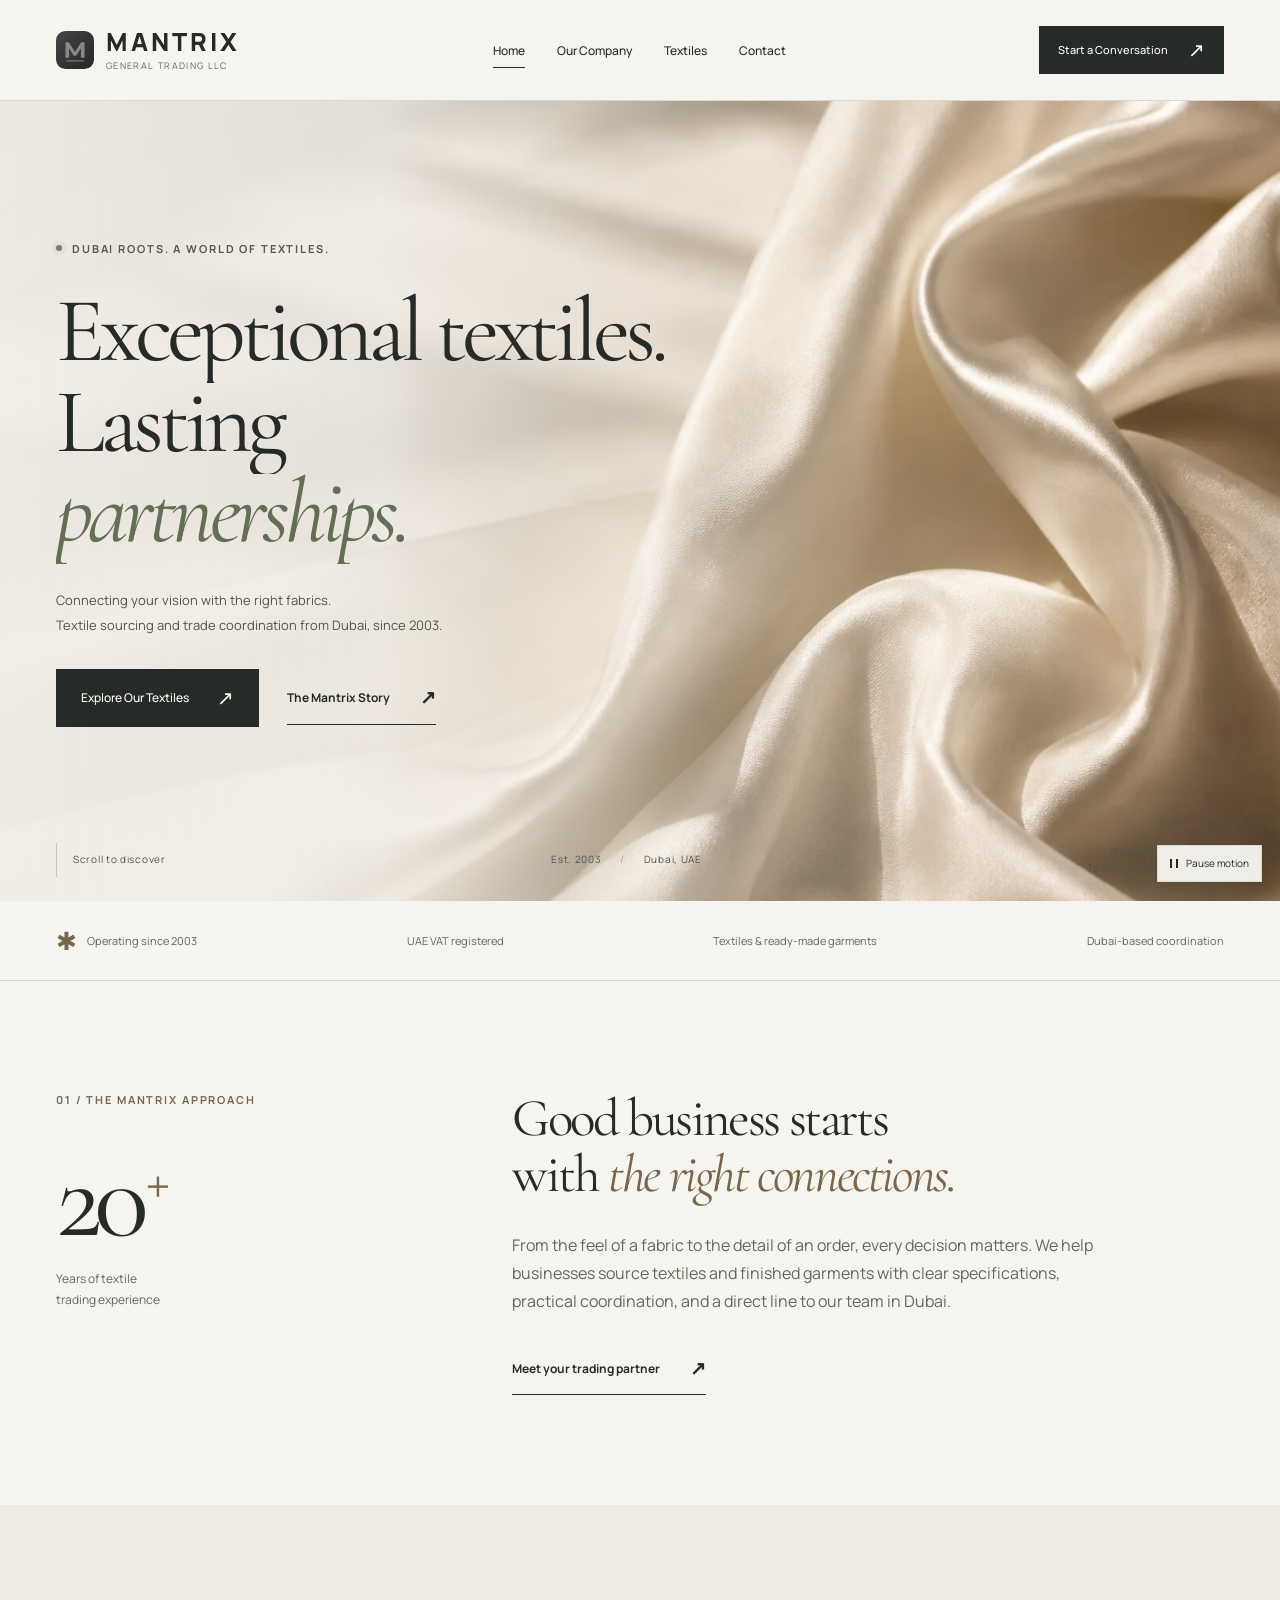
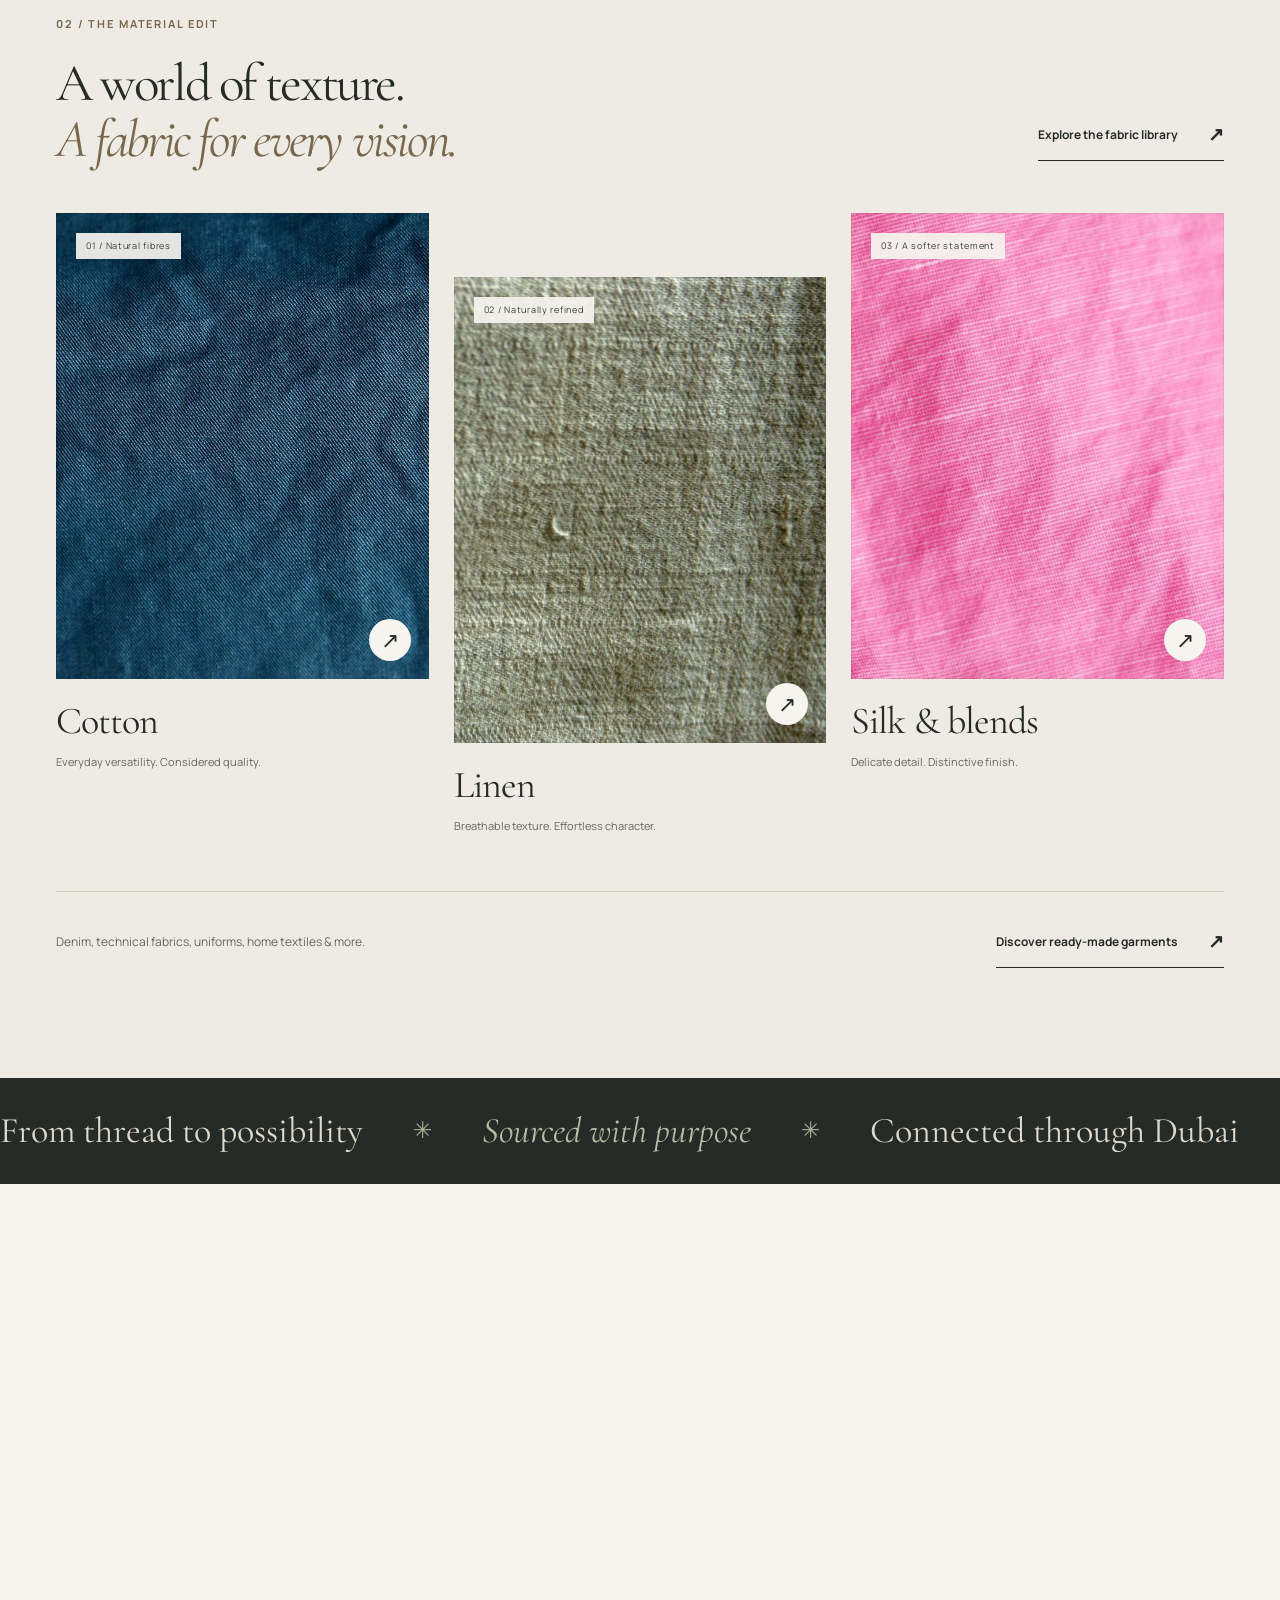
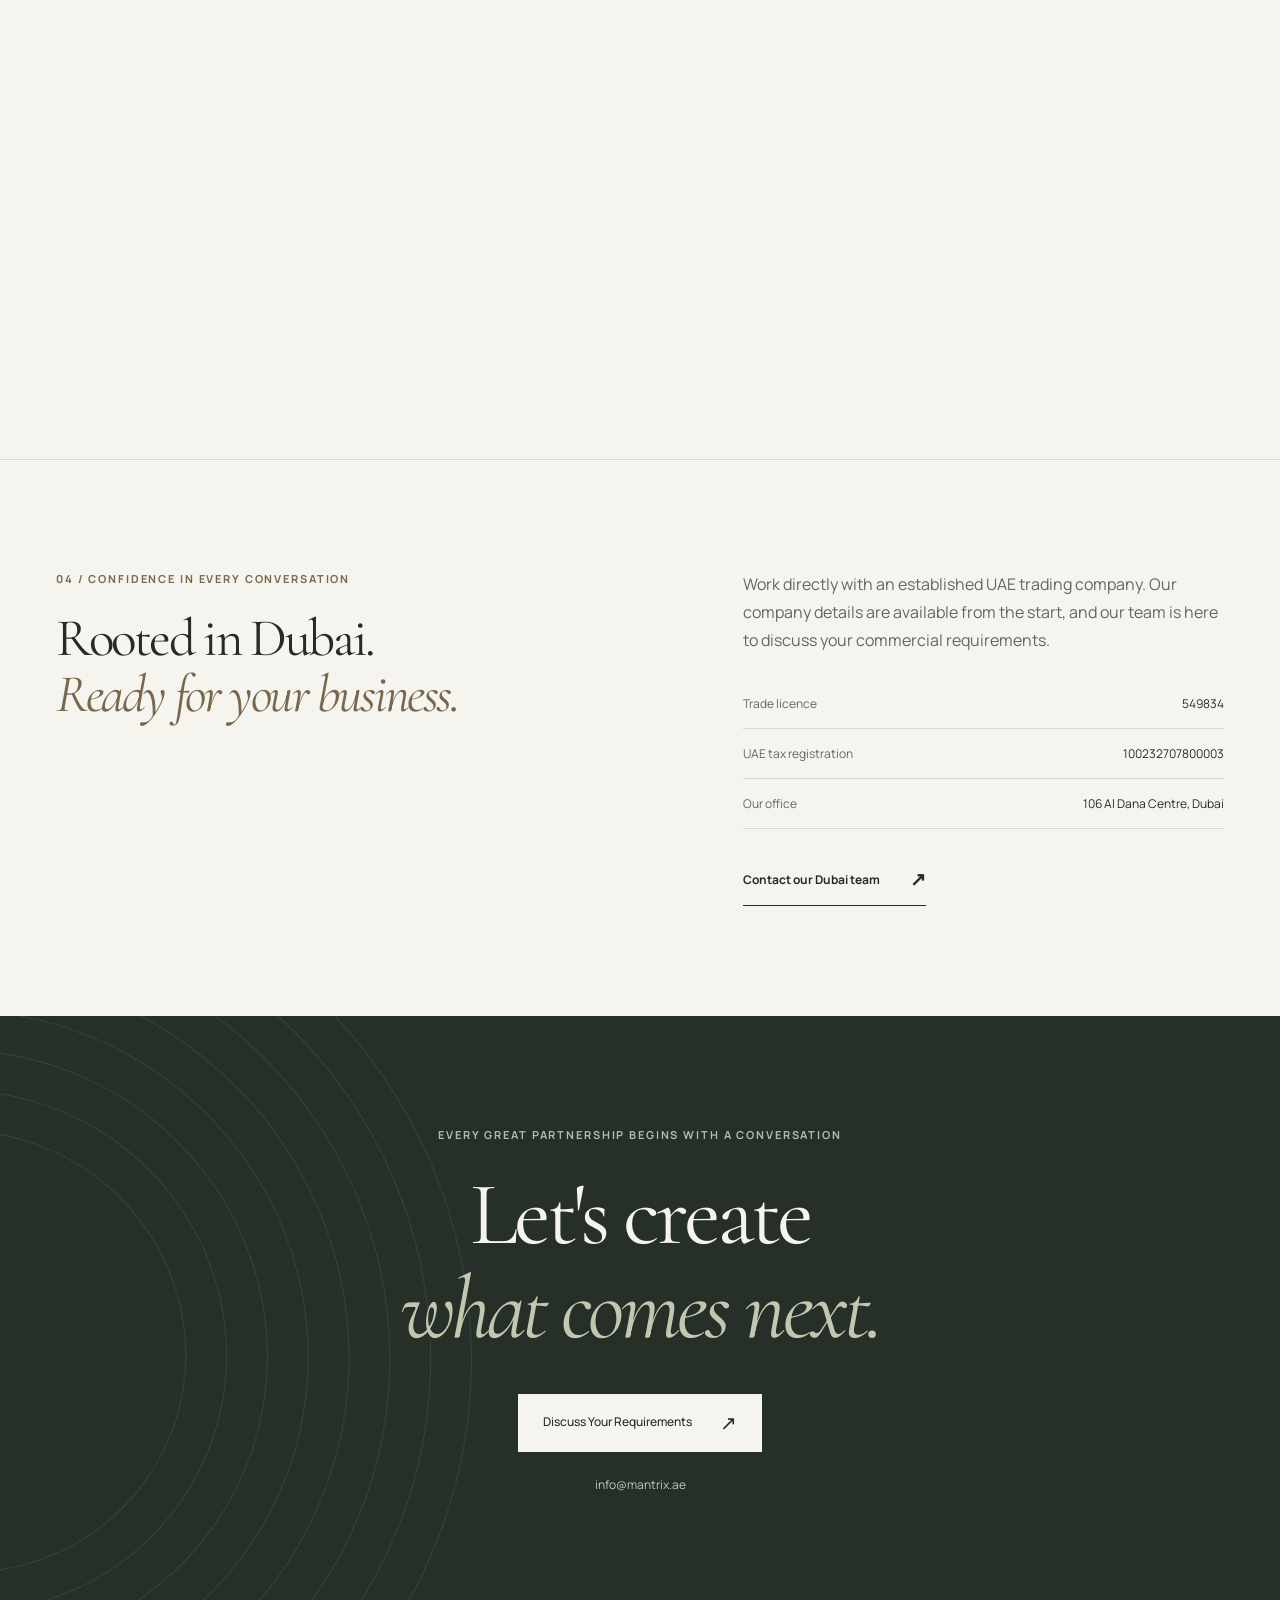
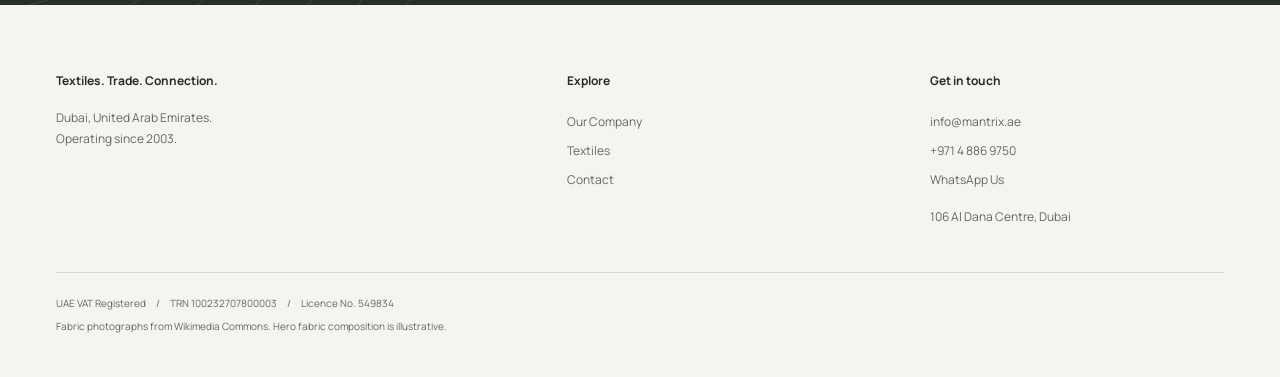
<file: index.html>
<!DOCTYPE html>
<html lang="en">
<head>
  <meta charset="UTF-8">
  <meta name="viewport" content="width=device-width, initial-scale=1.0">
  <meta
    name="description"
    content="Mantrix General Trading LLC is a Dubai-based textile trading company operating since 2003 and supporting textile sourcing, supply, and trade coordination."
  >
  <title>Mantrix General Trading LLC | Textile Trading in Dubai</title>
  <link rel="canonical" href="https://mantrix.ae/">
  <link rel="icon" href="logo.svg" type="image/svg+xml">

  <!-- Open Graph -->
  <meta property="og:type" content="website">
  <meta property="og:url" content="https://mantrix.ae/">
  <meta property="og:title" content="Mantrix General Trading LLC | Textile Trading in Dubai">
  <meta property="og:description" content="Dubai-based textile trading company operating since 2003. Sourcing, supply coordination, and B2B trade support from the UAE.">
  <meta property="og:image" content="https://mantrix.ae/images/dubai-skyline.jpg">
  <meta name="twitter:card" content="summary_large_image">
  <meta name="twitter:title" content="Mantrix General Trading LLC | Textile Trading in Dubai">
  <meta name="twitter:description" content="Dubai-based textile trading company operating since 2003. Sourcing, supply coordination, and B2B trade support from the UAE.">
  <meta name="twitter:image" content="https://mantrix.ae/images/dubai-skyline.jpg">

  <link rel="preconnect" href="https://fonts.googleapis.com">
  <link rel="preconnect" href="https://fonts.gstatic.com" crossorigin>
  <link href="https://fonts.googleapis.com/css2?family=Manrope:wght@400;500;700;800&family=Cormorant+Garamond:ital,wght@0,400;0,500;0,600;1,400;1,500&display=swap" rel="stylesheet">
  <link rel="stylesheet" href="styles.css?v=20260907">
  <script src="script.js?v=20260907" defer></script>

  <!-- Structured Data -->
  <script type="application/ld+json">
  {
    "@context": "https://schema.org",
    "@type": "Organization",
    "name": "Mantrix General Trading LLC",
    "url": "https://mantrix.ae",
    "logo": "https://mantrix.ae/logo.svg",
    "foundingDate": "2003",
    "description": "Dubai-based textile trading company providing sourcing, supply coordination, and B2B trade support.",
    "address": {
      "@type": "PostalAddress",
      "streetAddress": "106 Al Dana Centre",
      "addressLocality": "Dubai",
      "addressCountry": "AE"
    },
    "telephone": "+97148869750",
    "email": "info@mantrix.ae",
    "areaServed": "AE",
    "sameAs": []
  }
  </script>
</head>
<body class="home-page">
  <a class="skip-link" href="#main">Skip to content</a>
  <div class="scroll-progress" aria-hidden="true"></div>

  <header class="site-header">
    <div class="shell nav-shell">
      <a class="brand" href="index.html" aria-label="Mantrix home">
        <img class="brand-logo" src="logo.svg" alt="" width="50" height="50">
        <div>
          <p class="brand-name">Mantrix</p>
          <p class="brand-subtitle">General Trading LLC</p>
        </div>
      </a>
      <button class="menu-toggle" type="button" aria-expanded="false" aria-controls="primary-nav">
        <span>Menu</span><span class="menu-icon" aria-hidden="true"></span>
      </button>
      <nav class="nav-links" id="primary-nav" aria-label="Primary navigation">
        <a class="nav-link is-active" href="index.html" aria-current="page">Home</a>
        <a class="nav-link" href="about.html">Our Company</a>
        <a class="nav-link" href="textiles.html">Textiles</a>
        <a class="nav-link" href="contact.html">Contact</a>
      </nav>
      <a class="button nav-cta" href="contact.html">Start a Conversation</a>
    </div>
  </header>

  <main id="main">
    <section class="landing-hero" aria-labelledby="hero-title">
      <div class="hero-art" aria-hidden="true">
        <picture>
          <source media="(max-width: 700px)" srcset="images/ivory-drape-mobile.webp">
          <img src="images/ivory-drape.webp" alt="" width="1536" height="1024" fetchpriority="high">
        </picture>
      </div>
      <div class="shell hero-content">
        <p class="eyebrow hero-kicker"><span class="status-dot" aria-hidden="true"></span> Dubai roots. A world of textiles.</p>
        <h1 id="hero-title" class="hero-title">
          <span class="line-mask"><span>Exceptional textiles.</span></span>
          <span class="line-mask"><span>Lasting</span></span>
          <span class="line-mask"><em>partnerships.</em></span>
        </h1>
        <p class="hero-description">Connecting your vision with the right fabrics.<br>Textile sourcing and trade coordination from Dubai, since 2003.</p>
        <div class="hero-actions hero-enter">
          <a class="button" href="textiles.html">Explore Our Textiles</a>
          <a class="text-link" href="about.html">The Mantrix Story <span aria-hidden="true">&#8599;</span></a>
        </div>
      </div>
      <div class="shell hero-foot">
        <a class="scroll-cue" href="#introduction"><span class="scroll-cue-line" aria-hidden="true"></span>Scroll to discover</a>
        <span>Est. 2003 <span class="foot-divider">/</span> Dubai, UAE</span>
        <span class="hero-note">From the first thread.<br>To the finished possibility.</span>
      </div>
    </section>

    <section class="credentials-band" aria-label="Company credentials">
      <div class="shell credentials-inner">
        <span><span class="small-star" aria-hidden="true">&#10033;</span> Operating since 2003</span>
        <span>UAE VAT registered</span>
        <span>Textiles &amp; ready-made garments</span>
        <span>Dubai-based coordination</span>
      </div>
    </section>

    <section class="section introduction" id="introduction">
      <div class="shell intro-grid">
        <div class="reveal">
          <p class="eyebrow section-label">01 / The Mantrix approach</p>
          <div class="heritage-number"><span data-count="20">20</span><span>+</span></div>
          <p class="heritage-label">Years of textile<br>trading experience</p>
        </div>
        <div class="intro-copy reveal reveal-delay-1">
          <h2>Good business starts <br>with <em>the right connections.</em></h2>
          <p>From the feel of a fabric to the detail of an order, every decision matters. We help businesses source textiles and finished garments with clear specifications, practical coordination, and a direct line to our team in Dubai.</p>
          <a class="text-link" href="about.html">Meet your trading partner <span aria-hidden="true">&#8599;</span></a>
        </div>
      </div>
    </section>

    <section class="section collection-section" id="collection">
      <div class="shell">
        <div class="section-heading heading-row reveal">
          <div>
            <p class="eyebrow">02 / The material edit</p>
            <h2>A world of texture.<br><em>A fabric for every vision.</em></h2>
          </div>
          <a class="text-link" href="textiles.html#fabrics">Explore the fabric library <span aria-hidden="true">&#8599;</span></a>
        </div>
        <div class="material-grid">
          <a class="material-card reveal" href="textiles.html#cotton">
            <div class="material-image" data-depth>
              <img src="images/cotton-blue.webp" alt="Close-up of a fine blue cotton weave" width="900" height="900" loading="lazy">
              <span class="material-index">01 / Natural fibres</span>
              <span class="round-arrow" aria-hidden="true">&#8599;</span>
            </div>
            <div class="material-caption"><h3>Cotton</h3><p>Everyday versatility. Considered quality.</p></div>
          </a>
          <a class="material-card reveal reveal-delay-1" href="textiles.html#linen">
            <div class="material-image" data-depth>
              <img src="images/linen-natural.webp" alt="The natural open weave of linen fabric" width="900" height="900" loading="lazy">
              <span class="material-index">02 / Naturally refined</span>
              <span class="round-arrow" aria-hidden="true">&#8599;</span>
            </div>
            <div class="material-caption"><h3>Linen</h3><p>Breathable texture. Effortless character.</p></div>
          </a>
          <a class="material-card reveal reveal-delay-2" href="textiles.html#silk">
            <div class="material-image" data-depth>
              <img src="images/silk-pink.webp" alt="Close-up of a delicate pink silk-blend fabric" width="900" height="900" loading="lazy">
              <span class="material-index">03 / A softer statement</span>
              <span class="round-arrow" aria-hidden="true">&#8599;</span>
            </div>
            <div class="material-caption"><h3>Silk &amp; blends</h3><p>Delicate detail. Distinctive finish.</p></div>
          </a>
        </div>
        <div class="collection-bottom reveal">
          <p>Denim, technical fabrics, uniforms, home textiles &amp; more.</p>
          <a class="text-link" href="textiles.html#garments">Discover ready-made garments <span aria-hidden="true">&#8599;</span></a>
        </div>
      </div>
    </section>

    <div class="marquee" aria-hidden="true">
      <div class="marquee-track">
        <span class="marquee-item">From thread to possibility</span>
        <span class="marquee-item"><em>Sourced with purpose</em></span>
        <span class="marquee-item">Connected through Dubai</span>
        <span class="marquee-item"><em>Built on relationships</em></span>
      </div>
    </div>

    <section class="section process-section">
      <div class="shell process-grid">
        <figure class="process-visual reveal">
          <div class="process-image" data-depth>
            <img src="images/cloth-texture.webp" alt="Close-up of an intricate blue and ivory woven textile" width="1200" height="900" loading="lazy">
          </div>
          <figcaption><span>The detail makes the difference.</span><span>Textiles / Dubai</span></figcaption>
          <div class="process-stamp" aria-hidden="true"><span>Since</span><strong>2003</strong><span>Dubai, UAE</span></div>
        </figure>
        <div class="process-copy reveal reveal-delay-1">
          <p class="eyebrow">03 / From enquiry to supply</p>
          <h2>Your vision.<br><em>Our coordination.</em></h2>
          <p class="lead">A clear, personal approach to sourcing. From your first brief to the details of delivery.</p>
          <div class="process-steps">
            <details class="process-step" name="sourcing" open>
              <summary><span class="step-number">01</span><h3>Tell us what you need</h3><span class="step-icon" aria-hidden="true"></span></summary>
              <div class="step-content"><p>Share the fabric type, composition, weight, colour, quantity, and destination. Reference images and swatches help us understand your requirement.</p></div>
            </details>
            <details class="process-step" name="sourcing">
              <summary><span class="step-number">02</span><h3>Find the right fit</h3><span class="step-icon" aria-hidden="true"></span></summary>
              <div class="step-content"><p>We discuss suitable sourcing options, coordinate samples where available, and clarify specifications, pricing, and lead times before an order is confirmed.</p></div>
            </details>
            <details class="process-step" name="sourcing">
              <summary><span class="step-number">03</span><h3>Move forward with clarity</h3><span class="step-icon" aria-hidden="true"></span></summary>
              <div class="step-content"><p>Agree the commercial terms in writing. Our Dubai team coordinates supply updates, order documents, and logistics discussions throughout the process.</p></div>
            </details>
          </div>
          <a class="text-link" href="textiles.html#buyer-details">What to include in your brief <span aria-hidden="true">&#8599;</span></a>
        </div>
      </div>
    </section>

    <section class="section partner-section">
      <div class="shell partner-grid">
        <div class="reveal">
          <p class="eyebrow">04 / Confidence in every conversation</p>
          <h2>Rooted in Dubai.<br><em>Ready for your business.</em></h2>
        </div>
        <div class="partner-details reveal reveal-delay-1">
          <p>Work directly with an established UAE trading company. Our company details are available from the start, and our team is here to discuss your commercial requirements.</p>
          <dl class="credential-list">
            <div><dt>Trade licence</dt><dd>549834</dd></div>
            <div><dt>UAE tax registration</dt><dd>100232707800003</dd></div>
            <div><dt>Our office</dt><dd>106 Al Dana Centre, Dubai</dd></div>
          </dl>
          <a class="text-link" href="contact.html">Contact our Dubai team <span aria-hidden="true">&#8599;</span></a>
        </div>
      </div>
    </section>

    <section class="closing-section">
      <div class="thread-art" aria-hidden="true"><i></i><i></i><i></i><i></i><i></i><i></i><i></i><i></i></div>
      <div class="shell closing-content reveal">
        <p class="eyebrow">Every great partnership begins with a conversation</p>
        <h2>Let's create<br><em>what comes next.</em></h2>
        <a class="button button-light" href="contact.html">Discuss Your Requirements</a>
        <a class="closing-email" href="mailto:info@mantrix.ae">info@mantrix.ae</a>
      </div>
    </section>
  </main>

  <footer class="site-footer">
    <div class="shell footer-grid">
      <div><p class="footer-title">Textiles. Trade. Connection.</p><p class="footer-copy">Dubai, United Arab Emirates.<br>Operating since 2003.</p></div>
      <div><p class="footer-title">Explore</p><a class="footer-link" href="about.html">Our Company</a><a class="footer-link" href="textiles.html">Textiles</a><a class="footer-link" href="contact.html">Contact</a></div>
      <div><p class="footer-title">Get in touch</p><a class="footer-link" href="mailto:info@mantrix.ae">info@mantrix.ae</a><a class="footer-link" href="tel:+97148869750">+971 4 886 9750</a><a class="footer-link" href="https://wa.me/97148869750">WhatsApp Us</a><p class="footer-copy">106 Al Dana Centre, Dubai</p></div>
    </div>
    <div class="shell footer-meta"><p>UAE VAT Registered <span aria-hidden="true">/</span> TRN 100232707800003 <span aria-hidden="true">/</span> Licence No. 549834</p><p>Fabric photographs from Wikimedia Commons. Hero fabric composition is illustrative.</p></div>
  </footer>
  <button class="motion-toggle" type="button" aria-pressed="false" hidden><span class="motion-icon" aria-hidden="true"></span><span class="motion-label">Pause motion</span></button>
</body>
</html>
</file>
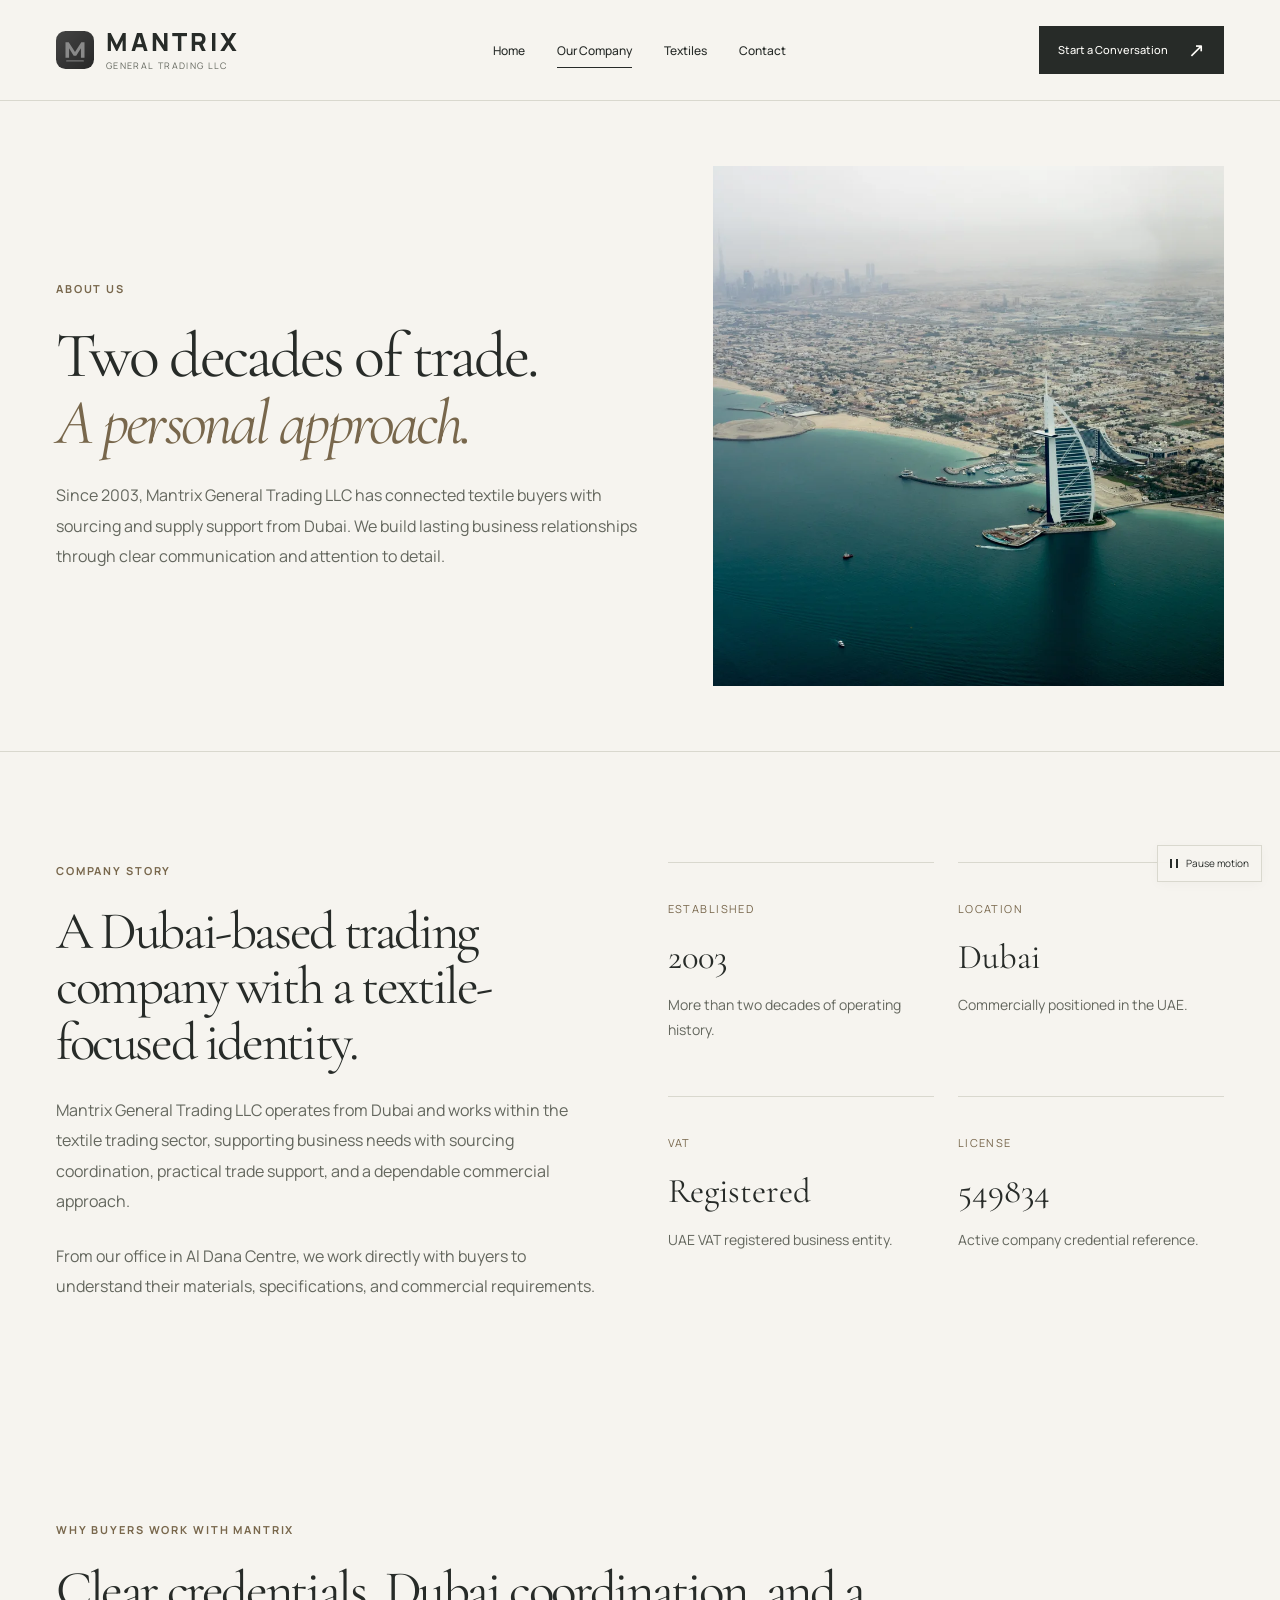
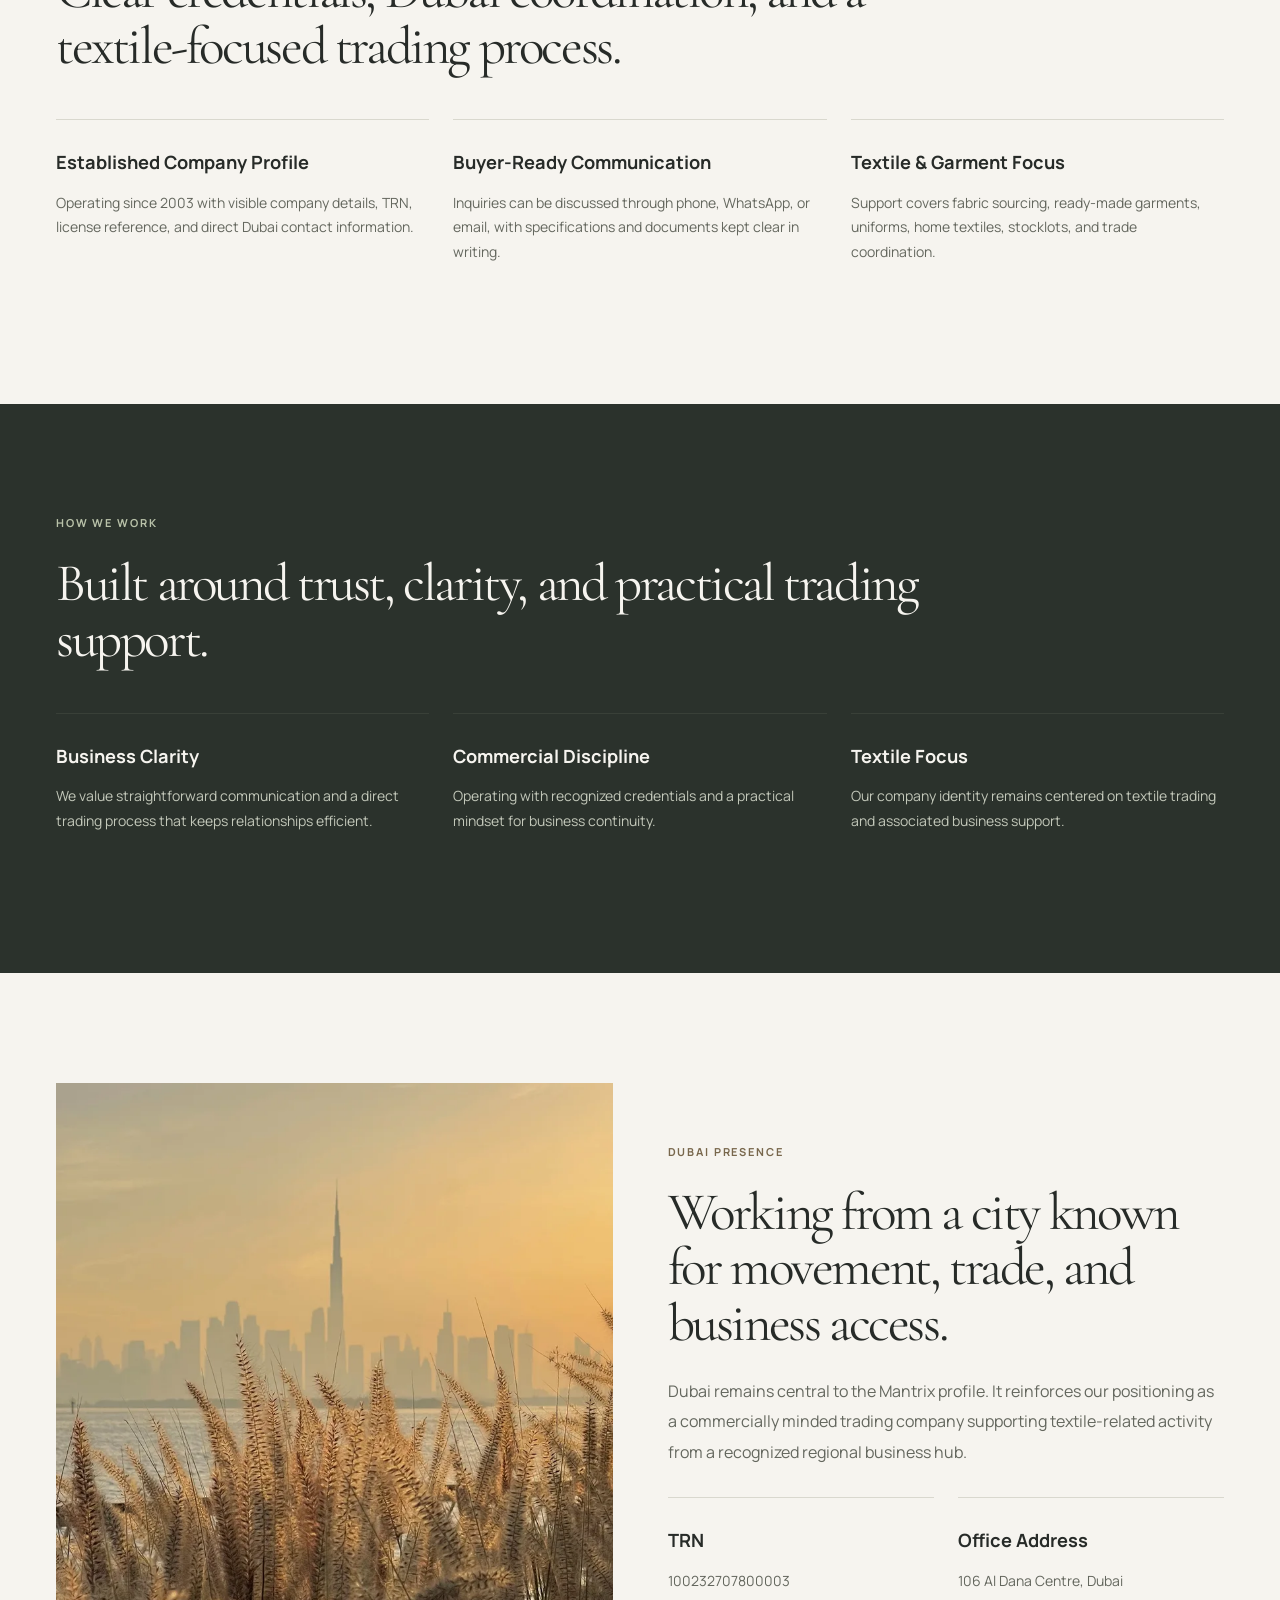
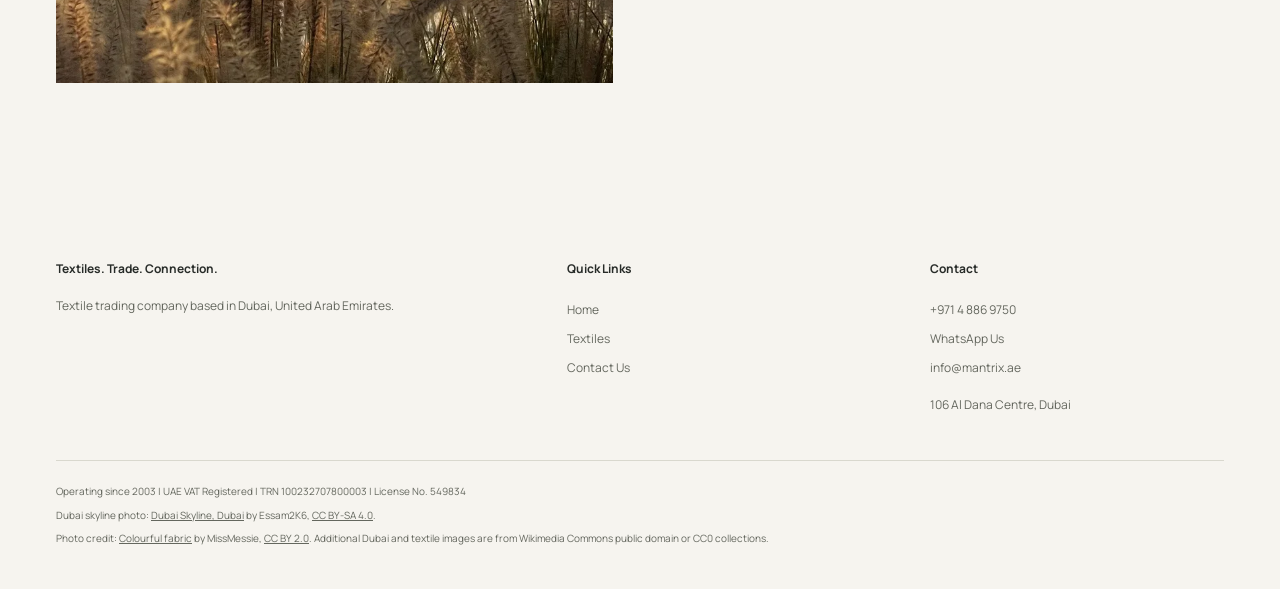
<file: about.html>
<!DOCTYPE html>
<html lang="en">
<head>
  <meta charset="UTF-8">
  <meta name="viewport" content="width=device-width, initial-scale=1.0">
  <meta
    name="description"
    content="Learn about Mantrix General Trading LLC, a Dubai-based textile trading company operating since 2003."
  >
  <title>About Us | Mantrix General Trading LLC</title>
  <link rel="canonical" href="https://mantrix.ae/about.html">
  <link rel="icon" href="logo.svg" type="image/svg+xml">

  <!-- Open Graph -->
  <meta property="og:type" content="website">
  <meta property="og:url" content="https://mantrix.ae/about.html">
  <meta property="og:title" content="About Us | Mantrix General Trading LLC">
  <meta property="og:description" content="Learn about Mantrix General Trading LLC, a Dubai-based textile trading company with over two decades of operating history.">
  <meta property="og:image" content="https://mantrix.ae/images/dubai-aerial.jpg">
  <meta name="twitter:card" content="summary_large_image">
  <meta name="twitter:title" content="About Us | Mantrix General Trading LLC">
  <meta name="twitter:description" content="Learn about Mantrix General Trading LLC, a Dubai-based textile trading company with over two decades of operating history.">
  <meta name="twitter:image" content="https://mantrix.ae/images/dubai-aerial.jpg">

  <link rel="preconnect" href="https://fonts.googleapis.com">
  <link rel="preconnect" href="https://fonts.gstatic.com" crossorigin>
  <link href="https://fonts.googleapis.com/css2?family=Manrope:wght@400;500;700;800&family=Cormorant+Garamond:ital,wght@0,400;0,500;0,600;1,400;1,500&display=swap" rel="stylesheet">
  <link rel="stylesheet" href="styles.css?v=20260907">
  <script src="script.js?v=20260907" defer></script>
</head>
<body>
  <a class="skip-link" href="#main">Skip to content</a>
  <div class="scroll-progress"></div>

  <header class="site-header">
    <div class="shell">
      <div class="nav-shell">
        <a class="brand" href="index.html">
          <img class="brand-logo" src="logo.svg" alt="Mantrix logo" width="50" height="50">
          <div>
            <p class="brand-name">Mantrix</p>
            <p class="brand-subtitle">General Trading LLC</p>
          </div>
        </a>
        <button class="menu-toggle" type="button" aria-expanded="false" aria-controls="primary-nav"><span>Menu</span><span class="menu-icon" aria-hidden="true"></span></button>
        <nav class="nav-links" id="primary-nav" aria-label="Primary navigation">
          <a class="nav-link" href="index.html">Home</a>
          <a class="nav-link is-active" aria-current="page" href="about.html">Our Company</a>
          <a class="nav-link" href="textiles.html">Textiles</a>
          <a class="nav-link" href="contact.html">Contact</a>
        </nav>
        <a class="button nav-cta" href="contact.html">Start a Conversation</a>
      </div>
    </div>
  </header>

  <main id="main">
    <section class="page-hero">
      <div class="shell page-hero-grid">
        <div class="page-hero-copy reveal">
          <p class="eyebrow reveal reveal-delay-1">About Us</p>
          <h1 class="reveal reveal-delay-1">Two decades of trade.<br><em>A personal approach.</em></h1>
          <p class="lead reveal reveal-delay-2">
            Since 2003, Mantrix General Trading LLC has connected textile buyers with sourcing and supply support from Dubai. We build lasting business relationships through clear communication and attention to detail.
          </p>
        </div>
        <figure class="page-hero-image reveal reveal-delay-2">
          <img src="images/dubai-aerial.webp" alt="Dubai aerial view" width="4608" height="3456">
        </figure>
      </div>
    </section>

    <section class="section">
      <div class="shell split-layout">
        <div class="reveal">
          <p class="eyebrow">Company Story</p>
          <h2>A Dubai-based trading company with a textile-focused identity.</h2>
          <p class="lead">
            Mantrix General Trading LLC operates from Dubai and works within the textile trading sector, supporting business
            needs with sourcing coordination, practical trade support, and a dependable commercial approach.
          </p>
          <p class="lead">
            From our office in Al Dana Centre, we work directly with buyers to understand their materials, specifications, and commercial requirements.
          </p>
        </div>
        <div class="grid cards-2">
          <article class="metric-card reveal reveal-delay-1">
            <span>Established</span>
            <strong>2003</strong>
            <p>More than two decades of operating history.</p>
          </article>
          <article class="metric-card reveal reveal-delay-2">
            <span>Location</span>
            <strong>Dubai</strong>
            <p>Commercially positioned in the UAE.</p>
          </article>
          <article class="metric-card reveal reveal-delay-3">
            <span>VAT</span>
            <strong>Registered</strong>
            <p>UAE VAT registered business entity.</p>
          </article>
          <article class="metric-card reveal reveal-delay-4">
            <span>License</span>
            <strong>549834</strong>
            <p>Active company credential reference.</p>
          </article>
        </div>
      </div>
    </section>

    <section class="section">
      <div class="shell">
        <div class="section-heading reveal">
          <p class="eyebrow">Why Buyers Work With Mantrix</p>
          <h2>Clear credentials, Dubai coordination, and a textile-focused trading process.</h2>
        </div>
        <div class="grid cards-3">
          <article class="info-card reveal reveal-delay-1">
            <h3>Established Company Profile</h3>
            <p>Operating since 2003 with visible company details, TRN, license reference, and direct Dubai contact information.</p>
          </article>
          <article class="info-card reveal reveal-delay-2">
            <h3>Buyer-Ready Communication</h3>
            <p>Inquiries can be discussed through phone, WhatsApp, or email, with specifications and documents kept clear in writing.</p>
          </article>
          <article class="info-card reveal reveal-delay-3">
            <h3>Textile &amp; Garment Focus</h3>
            <p>Support covers fabric sourcing, ready-made garments, uniforms, home textiles, stocklots, and trade coordination.</p>
          </article>
        </div>
      </div>
    </section>

    <section class="section section-dark">
      <div class="shell">
        <div class="section-heading section-heading-light reveal">
          <p class="eyebrow">How We Work</p>
          <h2>Built around trust, clarity, and practical trading support.</h2>
        </div>
        <div class="grid cards-3">
          <article class="info-card info-card-dark reveal reveal-delay-1">
            <h3>Business Clarity</h3>
            <p>We value straightforward communication and a direct trading process that keeps relationships efficient.</p>
          </article>
          <article class="info-card info-card-dark reveal reveal-delay-2">
            <h3>Commercial Discipline</h3>
            <p>Operating with recognized credentials and a practical mindset for business continuity.</p>
          </article>
          <article class="info-card info-card-dark reveal reveal-delay-3">
            <h3>Textile Focus</h3>
            <p>Our company identity remains centered on textile trading and associated business support.</p>
          </article>
        </div>
      </div>
    </section>

    <section class="section">
      <div class="shell feature-layout">
        <figure class="feature-image reveal">
          <img src="images/dubai-skyline.webp" alt="Dubai skyline view" width="2268" height="4032" loading="lazy">
        </figure>
        <div class="feature-copy reveal reveal-delay-1">
          <p class="eyebrow">Dubai Presence</p>
          <h2>Working from a city known for movement, trade, and business access.</h2>
          <p class="lead">
            Dubai remains central to the Mantrix profile. It reinforces our positioning as a commercially minded trading
            company supporting textile-related activity from a recognized regional business hub.
          </p>
          <div class="grid cards-2">
            <article class="info-card reveal reveal-delay-2">
              <h3>TRN</h3>
              <p>100232707800003</p>
            </article>
            <article class="info-card reveal reveal-delay-3">
              <h3>Office Address</h3>
              <p>106 Al Dana Centre, Dubai</p>
            </article>
          </div>
        </div>
      </div>
    </section>
  </main>

  <footer class="site-footer">
    <div class="shell footer-grid">
      <div>
        <p class="footer-title">Textiles. Trade. Connection.</p>
        <p class="footer-copy">Textile trading company based in Dubai, United Arab Emirates.</p>
      </div>
      <div>
        <p class="footer-title">Quick Links</p>
        <a class="footer-link" href="index.html">Home</a>
        <a class="footer-link" href="textiles.html">Textiles</a>
        <a class="footer-link" href="contact.html">Contact Us</a>
      </div>
      <div>
        <p class="footer-title">Contact</p>
        <a class="footer-link" href="tel:+97148869750">+971 4 886 9750</a>
        <a class="footer-link whatsapp-link" href="https://wa.me/97148869750">WhatsApp Us</a>
        <a class="footer-link" href="mailto:info@mantrix.ae">info@mantrix.ae</a>
        <p class="footer-copy">106 Al Dana Centre, Dubai</p>
      </div>
    </div>
    <div class="shell footer-meta">
      <p>Operating since 2003 | UAE VAT Registered | TRN 100232707800003 | License No. 549834</p>
      <p>
        Dubai skyline photo:
        <a href="https://commons.wikimedia.org/wiki/File:Dubai_Skyline,_Dubai.jpg">Dubai Skyline, Dubai</a>
        by Essam2K6,
        <a href="https://creativecommons.org/licenses/by-sa/4.0/">CC BY-SA 4.0</a>.
      </p>
      <p>
        Photo credit:
        <a href="https://commons.wikimedia.org/wiki/File:Colourful_fabric.jpg">Colourful fabric</a>
        by MissMessie,
        <a href="https://creativecommons.org/licenses/by/2.0/">CC BY 2.0</a>.
        Additional Dubai and textile images are from Wikimedia Commons public domain or CC0 collections.
      </p>
    </div>
  </footer>
  <button class="motion-toggle" type="button" aria-pressed="false" hidden><span class="motion-icon" aria-hidden="true"></span><span class="motion-label">Pause motion</span></button>
</body>
</html>
</file>
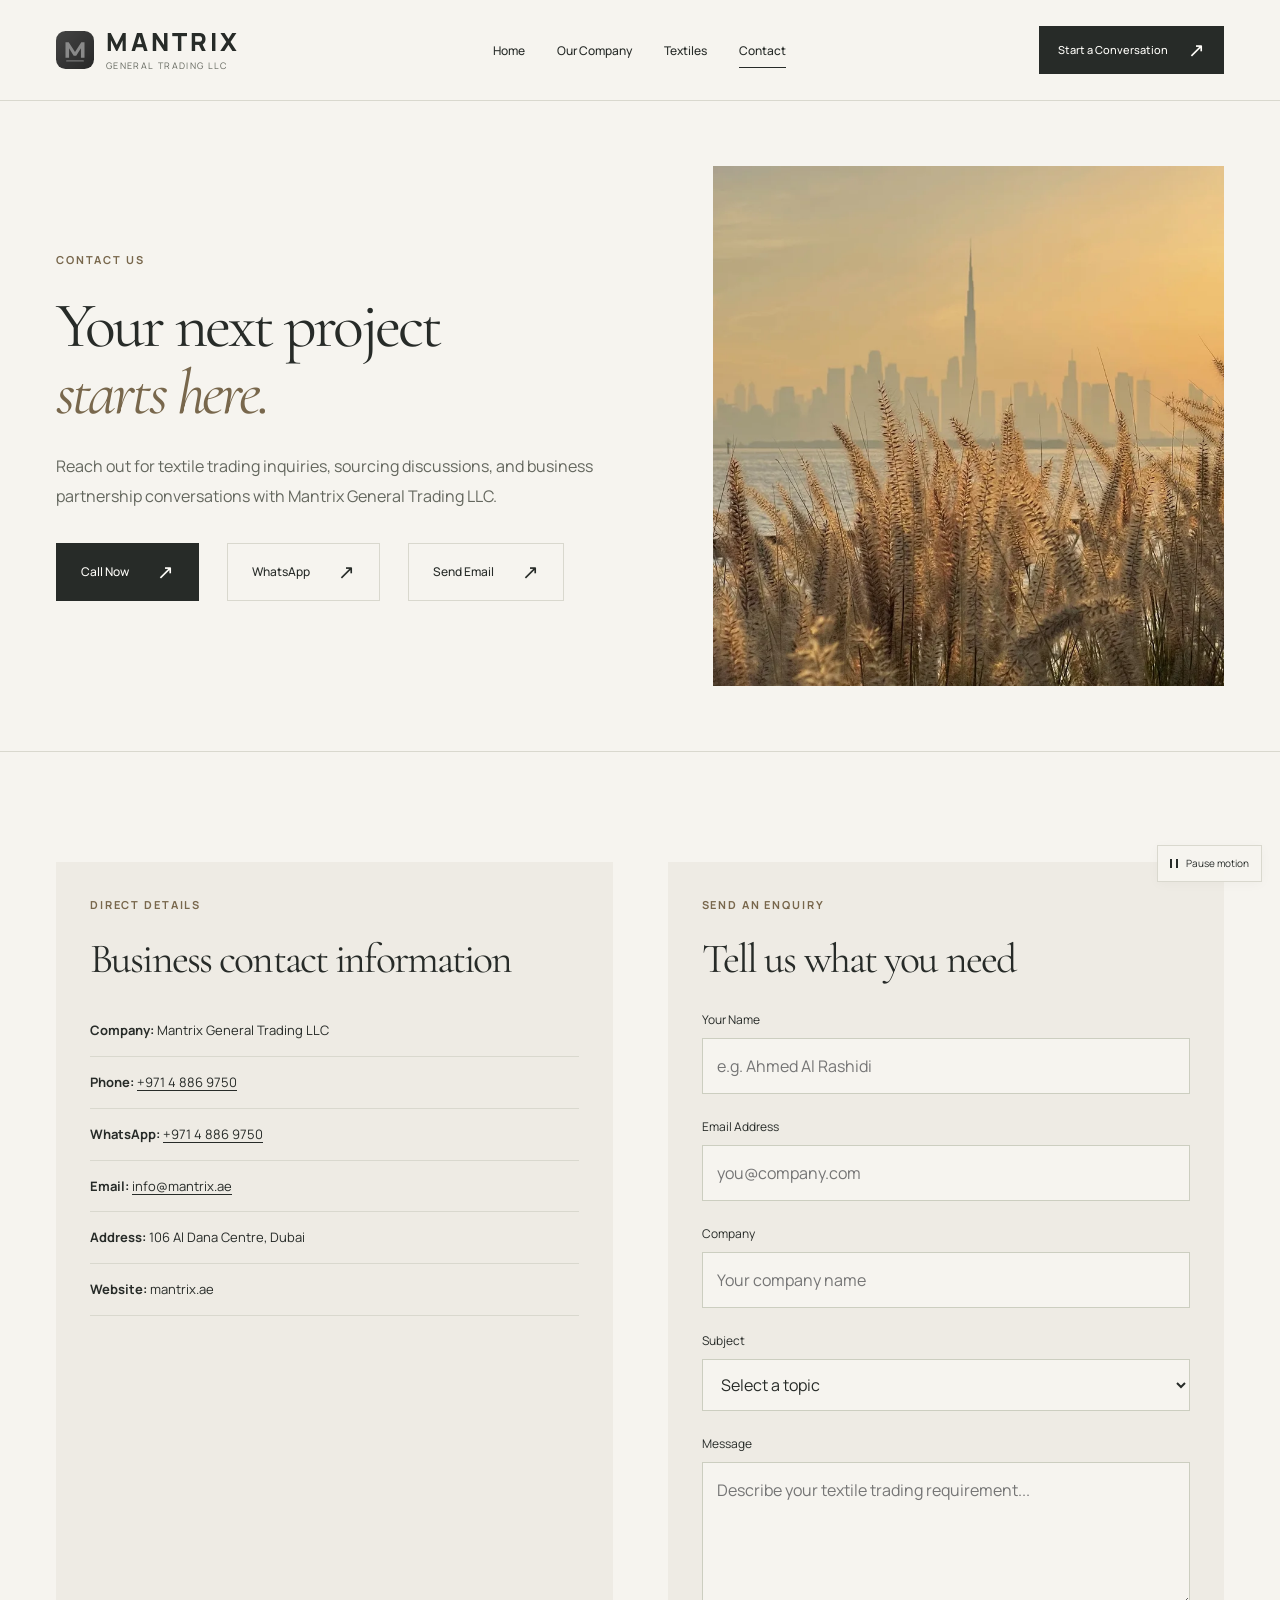
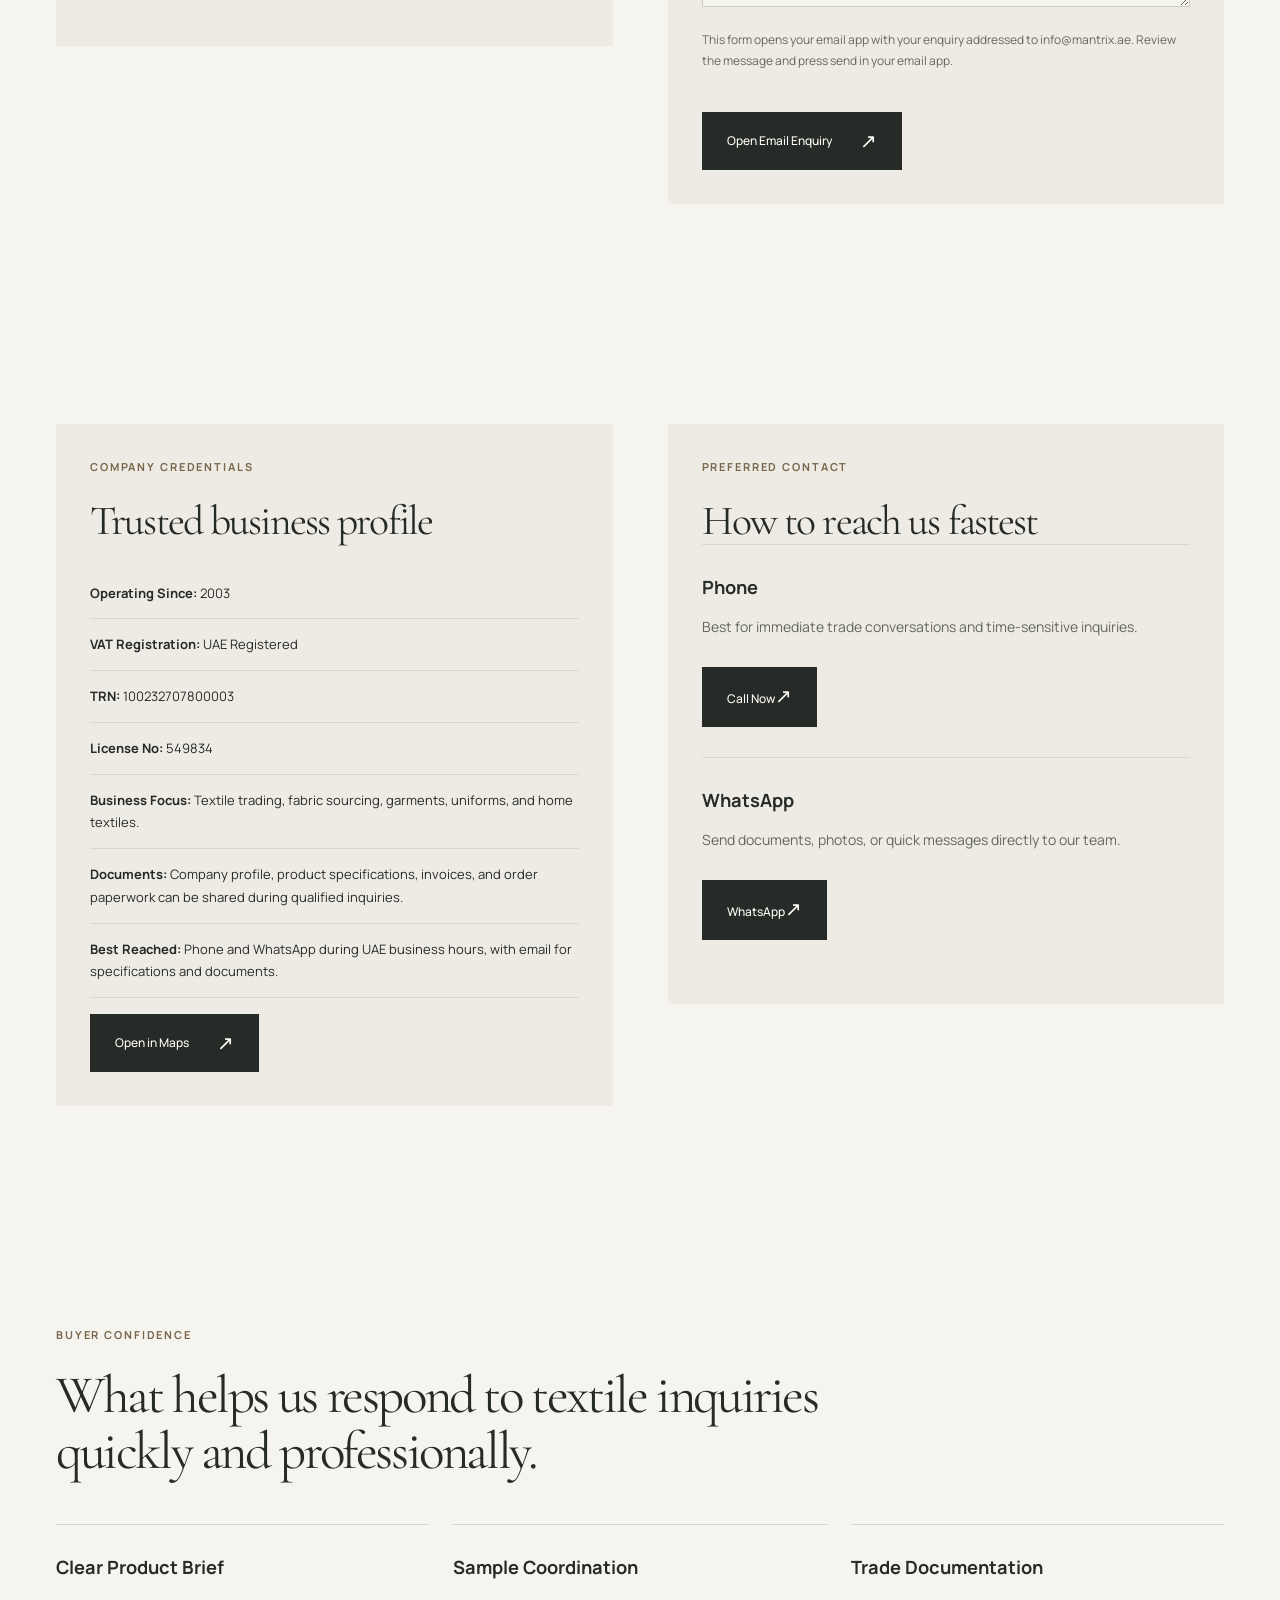
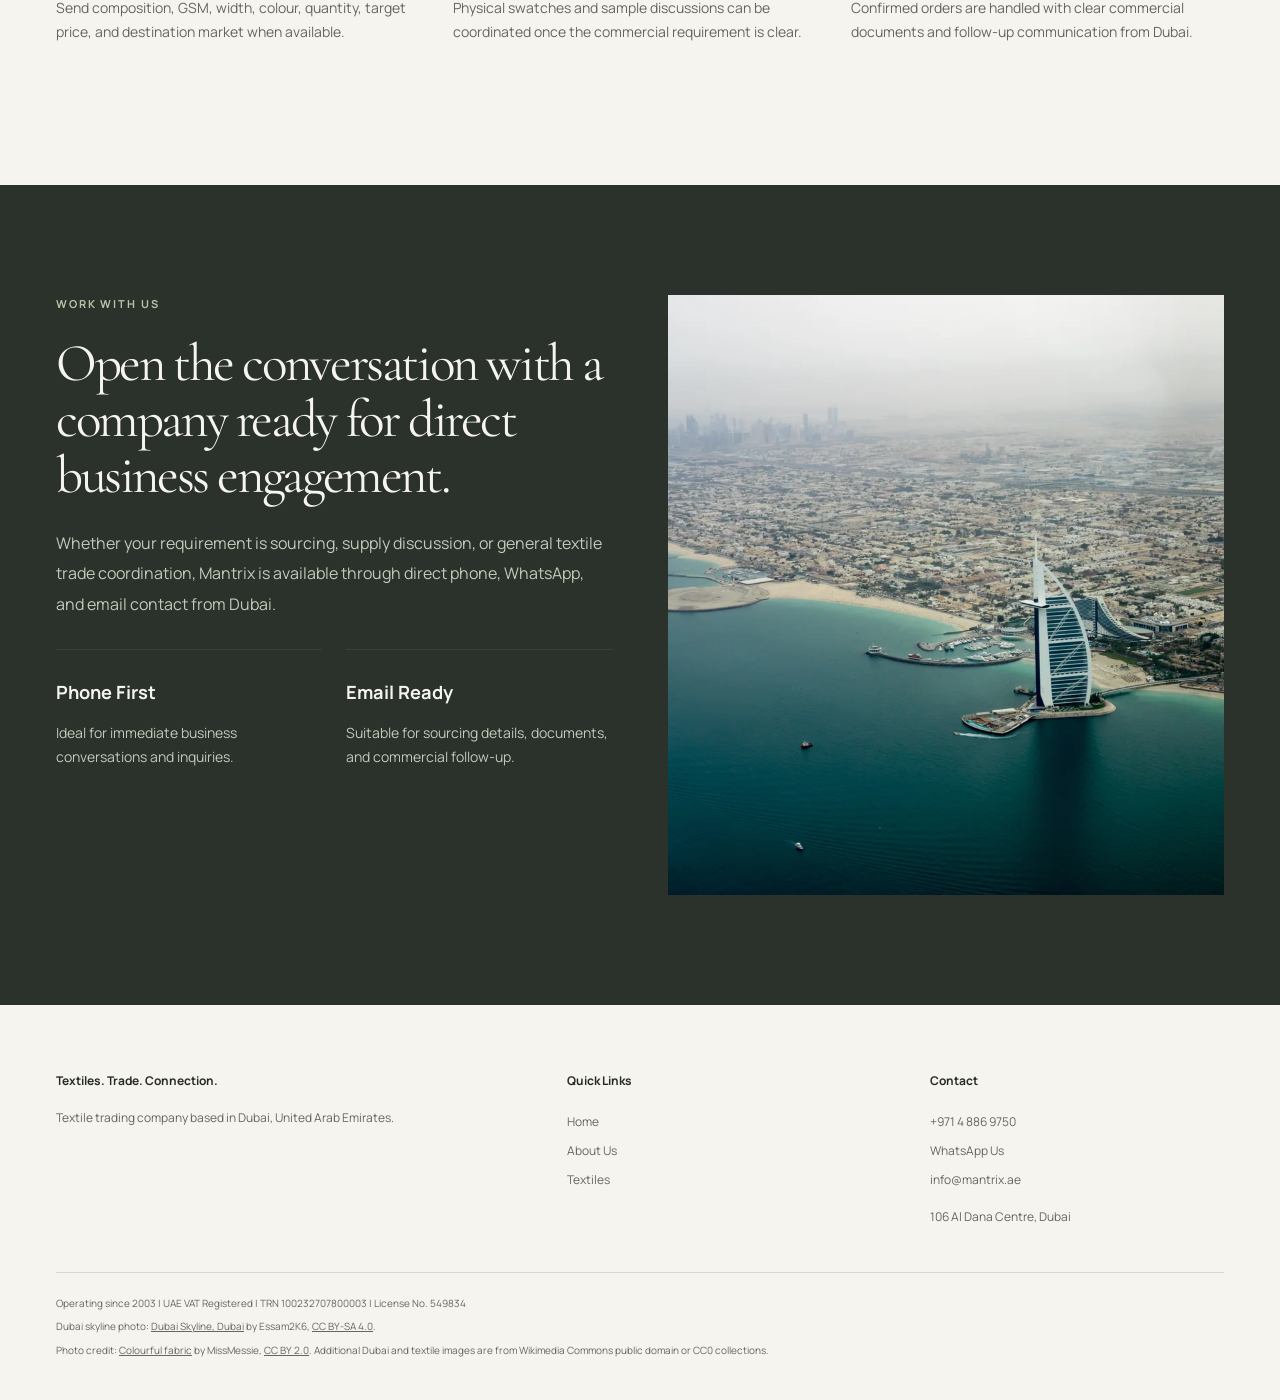
<file: contact.html>
<!DOCTYPE html>
<html lang="en">
<head>
  <meta charset="UTF-8">
  <meta name="viewport" content="width=device-width, initial-scale=1.0">
  <meta
    name="description"
    content="Contact Mantrix General Trading LLC in Dubai for textile trading inquiries, sourcing discussions, and business partnership conversations."
  >
  <title>Contact Us | Mantrix General Trading LLC</title>
  <link rel="canonical" href="https://mantrix.ae/contact.html">
  <link rel="icon" href="logo.svg" type="image/svg+xml">

  <!-- Open Graph -->
  <meta property="og:type" content="website">
  <meta property="og:url" content="https://mantrix.ae/contact.html">
  <meta property="og:title" content="Contact Us | Mantrix General Trading LLC">
  <meta property="og:description" content="Get in touch with Mantrix General Trading LLC in Dubai for textile sourcing, supply discussions, and B2B trade inquiries.">
  <meta property="og:image" content="https://mantrix.ae/images/dubai-skyline.jpg">
  <meta name="twitter:card" content="summary_large_image">
  <meta name="twitter:title" content="Contact Us | Mantrix General Trading LLC">
  <meta name="twitter:description" content="Get in touch with Mantrix General Trading LLC in Dubai for textile sourcing, supply discussions, and B2B trade inquiries.">
  <meta name="twitter:image" content="https://mantrix.ae/images/dubai-skyline.jpg">

  <link rel="preconnect" href="https://fonts.googleapis.com">
  <link rel="preconnect" href="https://fonts.gstatic.com" crossorigin>
  <link href="https://fonts.googleapis.com/css2?family=Manrope:wght@400;500;700;800&family=Cormorant+Garamond:ital,wght@0,400;0,500;0,600;1,400;1,500&display=swap" rel="stylesheet">
  <link rel="stylesheet" href="styles.css?v=20260907">
  <script src="script.js?v=20260907" defer></script>
</head>
<body>
  <a class="skip-link" href="#main">Skip to content</a>
  <div class="scroll-progress"></div>

  <header class="site-header">
    <div class="shell">
      <div class="nav-shell">
        <a class="brand" href="index.html">
          <img class="brand-logo" src="logo.svg" alt="Mantrix logo" width="50" height="50">
          <div>
            <p class="brand-name">Mantrix</p>
            <p class="brand-subtitle">General Trading LLC</p>
          </div>
        </a>
        <button class="menu-toggle" type="button" aria-expanded="false" aria-controls="primary-nav"><span>Menu</span><span class="menu-icon" aria-hidden="true"></span></button>
        <nav class="nav-links" id="primary-nav" aria-label="Primary navigation">
          <a class="nav-link" href="index.html">Home</a>
          <a class="nav-link" href="about.html">Our Company</a>
          <a class="nav-link" href="textiles.html">Textiles</a>
          <a class="nav-link is-active" aria-current="page" href="contact.html">Contact</a>
        </nav>
        <a class="button nav-cta" href="contact.html">Start a Conversation</a>
      </div>
    </div>
  </header>

  <main id="main">
    <section class="page-hero">
      <div class="shell page-hero-grid">
        <div class="page-hero-copy reveal">
          <p class="eyebrow reveal reveal-delay-1">Contact Us</p>
          <h1 class="reveal reveal-delay-1">Your next project<br><em>starts here.</em></h1>
          <p class="lead reveal reveal-delay-2">
            Reach out for textile trading inquiries, sourcing discussions, and business partnership conversations with
            Mantrix General Trading LLC.
          </p>
          <div class="hero-actions reveal reveal-delay-3">
            <a class="button" href="tel:+97148869750">Call Now</a>
            <a class="button button-ghost" href="https://wa.me/97148869750">WhatsApp</a>
            <a class="button button-outline" href="mailto:info@mantrix.ae">Send Email</a>
          </div>
        </div>
        <figure class="page-hero-image reveal reveal-delay-2">
          <img src="images/dubai-skyline.webp" alt="Dubai skyline at sunset" width="2268" height="4032">
        </figure>
      </div>
    </section>

    <section class="section">
      <div class="shell contact-layout">
        <article class="contact-panel reveal">
          <p class="eyebrow">Direct Details</p>
          <h2>Business contact information</h2>
          <div class="contact-list">
            <p><strong>Company:</strong> Mantrix General Trading LLC</p>
            <p><strong>Phone:</strong> <a href="tel:+97148869750">+971 4 886 9750</a></p>
            <p><strong>WhatsApp:</strong> <a href="https://wa.me/97148869750">+971 4 886 9750</a></p>
            <p><strong>Email:</strong> <a href="mailto:info@mantrix.ae">info@mantrix.ae</a></p>
            <p><strong>Address:</strong> 106 Al Dana Centre, Dubai</p>
            <p><strong>Website:</strong> mantrix.ae</p>
          </div>
          <div class="map-embed">
            <iframe
              src="https://maps.google.com/maps?q=Al+Dana+Centre+Dubai+UAE&output=embed&z=15"
              title="Mantrix office location — Al Dana Centre, Dubai"
              loading="lazy"
              referrerpolicy="no-referrer-when-downgrade"
              allowfullscreen>
            </iframe>
          </div>
        </article>

        <article class="contact-panel reveal reveal-delay-1">
          <p class="eyebrow">Send an Enquiry</p>
          <h2>Tell us what you need</h2>
          <form
            class="contact-form"
            action="mailto:info@mantrix.ae"
            method="post"
            enctype="text/plain"
          >
            <label>
              Your Name
              <input type="text" name="name" autocomplete="name" placeholder="e.g. Ahmed Al Rashidi" required>
            </label>
            <label>
              Email Address
              <input type="email" name="email" autocomplete="email" placeholder="you@company.com" required>
            </label>
            <label>
              Company
              <input type="text" name="company" autocomplete="organization" placeholder="Your company name">
            </label>
            <label>
              Subject
              <select name="subject">
                <option value="">Select a topic</option>
                <option value="Fabric Sourcing">Fabric Sourcing</option>
                <option value="Wholesale Inquiry">Wholesale Inquiry</option>
                <option value="Supply Coordination">Supply Coordination</option>
                <option value="General Inquiry">General Inquiry</option>
              </select>
            </label>
            <label>
              Message
              <textarea name="message" placeholder="Describe your textile trading requirement..." required></textarea>
            </label>
            <p class="form-note">This form opens your email app with your enquiry addressed to info@mantrix.ae. Review the message and press send in your email app.</p>
            <button class="button" type="submit">Open Email Enquiry</button>
          </form>
        </article>
      </div>
    </section>

    <section class="section">
      <div class="shell contact-layout">
        <article class="contact-panel reveal">
          <p class="eyebrow">Company Credentials</p>
          <h2>Trusted business profile</h2>
          <div class="contact-list">
            <p><strong>Operating Since:</strong> 2003</p>
            <p><strong>VAT Registration:</strong> UAE Registered</p>
            <p><strong>TRN:</strong> 100232707800003</p>
            <p><strong>License No:</strong> 549834</p>
            <p><strong>Business Focus:</strong> Textile trading, fabric sourcing, garments, uniforms, and home textiles.</p>
            <p><strong>Documents:</strong> Company profile, product specifications, invoices, and order paperwork can be shared during qualified inquiries.</p>
            <p><strong>Best Reached:</strong> Phone and WhatsApp during UAE business hours, with email for specifications and documents.</p>
          </div>
          <div class="hero-actions" style="margin-top:1rem;">
            <a class="button" href="https://www.google.com/maps/search/?api=1&query=106%20Al%20Dana%20Centre%20Dubai">Open in Maps</a>
          </div>
        </article>

        <article class="contact-panel reveal reveal-delay-1">
          <p class="eyebrow">Preferred Contact</p>
          <h2>How to reach us fastest</h2>
          <div class="grid cards-2">
            <div class="info-card">
              <h3>Phone</h3>
              <p>Best for immediate trade conversations and time-sensitive inquiries.</p>
              <a href="tel:+97148869750" style="display:inline-block;margin-top:0.5rem;" class="button">Call Now</a>
            </div>
            <div class="info-card">
              <h3>WhatsApp</h3>
              <p>Send documents, photos, or quick messages directly to our team.</p>
              <a href="https://wa.me/97148869750" style="display:inline-block;margin-top:0.5rem;" class="button">WhatsApp</a>
            </div>
          </div>
        </article>
      </div>
    </section>

    <section class="section">
      <div class="shell">
        <div class="section-heading reveal">
          <p class="eyebrow">Buyer Confidence</p>
          <h2>What helps us respond to textile inquiries quickly and professionally.</h2>
        </div>
        <div class="grid cards-3">
          <article class="info-card reveal reveal-delay-1">
            <h3>Clear Product Brief</h3>
            <p>Send composition, GSM, width, colour, quantity, target price, and destination market when available.</p>
          </article>
          <article class="info-card reveal reveal-delay-2">
            <h3>Sample Coordination</h3>
            <p>Physical swatches and sample discussions can be coordinated once the commercial requirement is clear.</p>
          </article>
          <article class="info-card reveal reveal-delay-3">
            <h3>Trade Documentation</h3>
            <p>Confirmed orders are handled with clear commercial documents and follow-up communication from Dubai.</p>
          </article>
        </div>
      </div>
    </section>

    <section class="section section-dark">
      <div class="shell split-layout">
        <div class="feature-copy feature-copy-light reveal">
          <p class="eyebrow">Work With Us</p>
          <h2>Open the conversation with a company ready for direct business engagement.</h2>
          <p class="lead">
            Whether your requirement is sourcing, supply discussion, or general textile trade coordination, Mantrix is
            available through direct phone, WhatsApp, and email contact from Dubai.
          </p>
          <div class="grid cards-2">
            <article class="info-card info-card-dark reveal reveal-delay-1">
              <h3>Phone First</h3>
              <p>Ideal for immediate business conversations and inquiries.</p>
            </article>
            <article class="info-card info-card-dark reveal reveal-delay-2">
              <h3>Email Ready</h3>
              <p>Suitable for sourcing details, documents, and commercial follow-up.</p>
            </article>
          </div>
        </div>
        <figure class="feature-image reveal reveal-delay-1">
          <img src="images/dubai-aerial.webp" alt="Dubai city aerial photograph" width="4608" height="3456" loading="lazy">
        </figure>
      </div>
    </section>
  </main>

  <footer class="site-footer">
    <div class="shell footer-grid">
      <div>
        <p class="footer-title">Textiles. Trade. Connection.</p>
        <p class="footer-copy">Textile trading company based in Dubai, United Arab Emirates.</p>
      </div>
      <div>
        <p class="footer-title">Quick Links</p>
        <a class="footer-link" href="index.html">Home</a>
        <a class="footer-link" href="about.html">About Us</a>
        <a class="footer-link" href="textiles.html">Textiles</a>
      </div>
      <div>
        <p class="footer-title">Contact</p>
        <a class="footer-link" href="tel:+97148869750">+971 4 886 9750</a>
        <a class="footer-link whatsapp-link" href="https://wa.me/97148869750">WhatsApp Us</a>
        <a class="footer-link" href="mailto:info@mantrix.ae">info@mantrix.ae</a>
        <p class="footer-copy">106 Al Dana Centre, Dubai</p>
      </div>
    </div>
    <div class="shell footer-meta">
      <p>Operating since 2003 | UAE VAT Registered | TRN 100232707800003 | License No. 549834</p>
      <p>
        Dubai skyline photo:
        <a href="https://commons.wikimedia.org/wiki/File:Dubai_Skyline,_Dubai.jpg">Dubai Skyline, Dubai</a>
        by Essam2K6,
        <a href="https://creativecommons.org/licenses/by-sa/4.0/">CC BY-SA 4.0</a>.
      </p>
      <p>
        Photo credit:
        <a href="https://commons.wikimedia.org/wiki/File:Colourful_fabric.jpg">Colourful fabric</a>
        by MissMessie,
        <a href="https://creativecommons.org/licenses/by/2.0/">CC BY 2.0</a>.
        Additional Dubai and textile images are from Wikimedia Commons public domain or CC0 collections.
      </p>
    </div>
  </footer>
  <button class="motion-toggle" type="button" aria-pressed="false" hidden><span class="motion-icon" aria-hidden="true"></span><span class="motion-label">Pause motion</span></button>
</body>
</html>
</file>
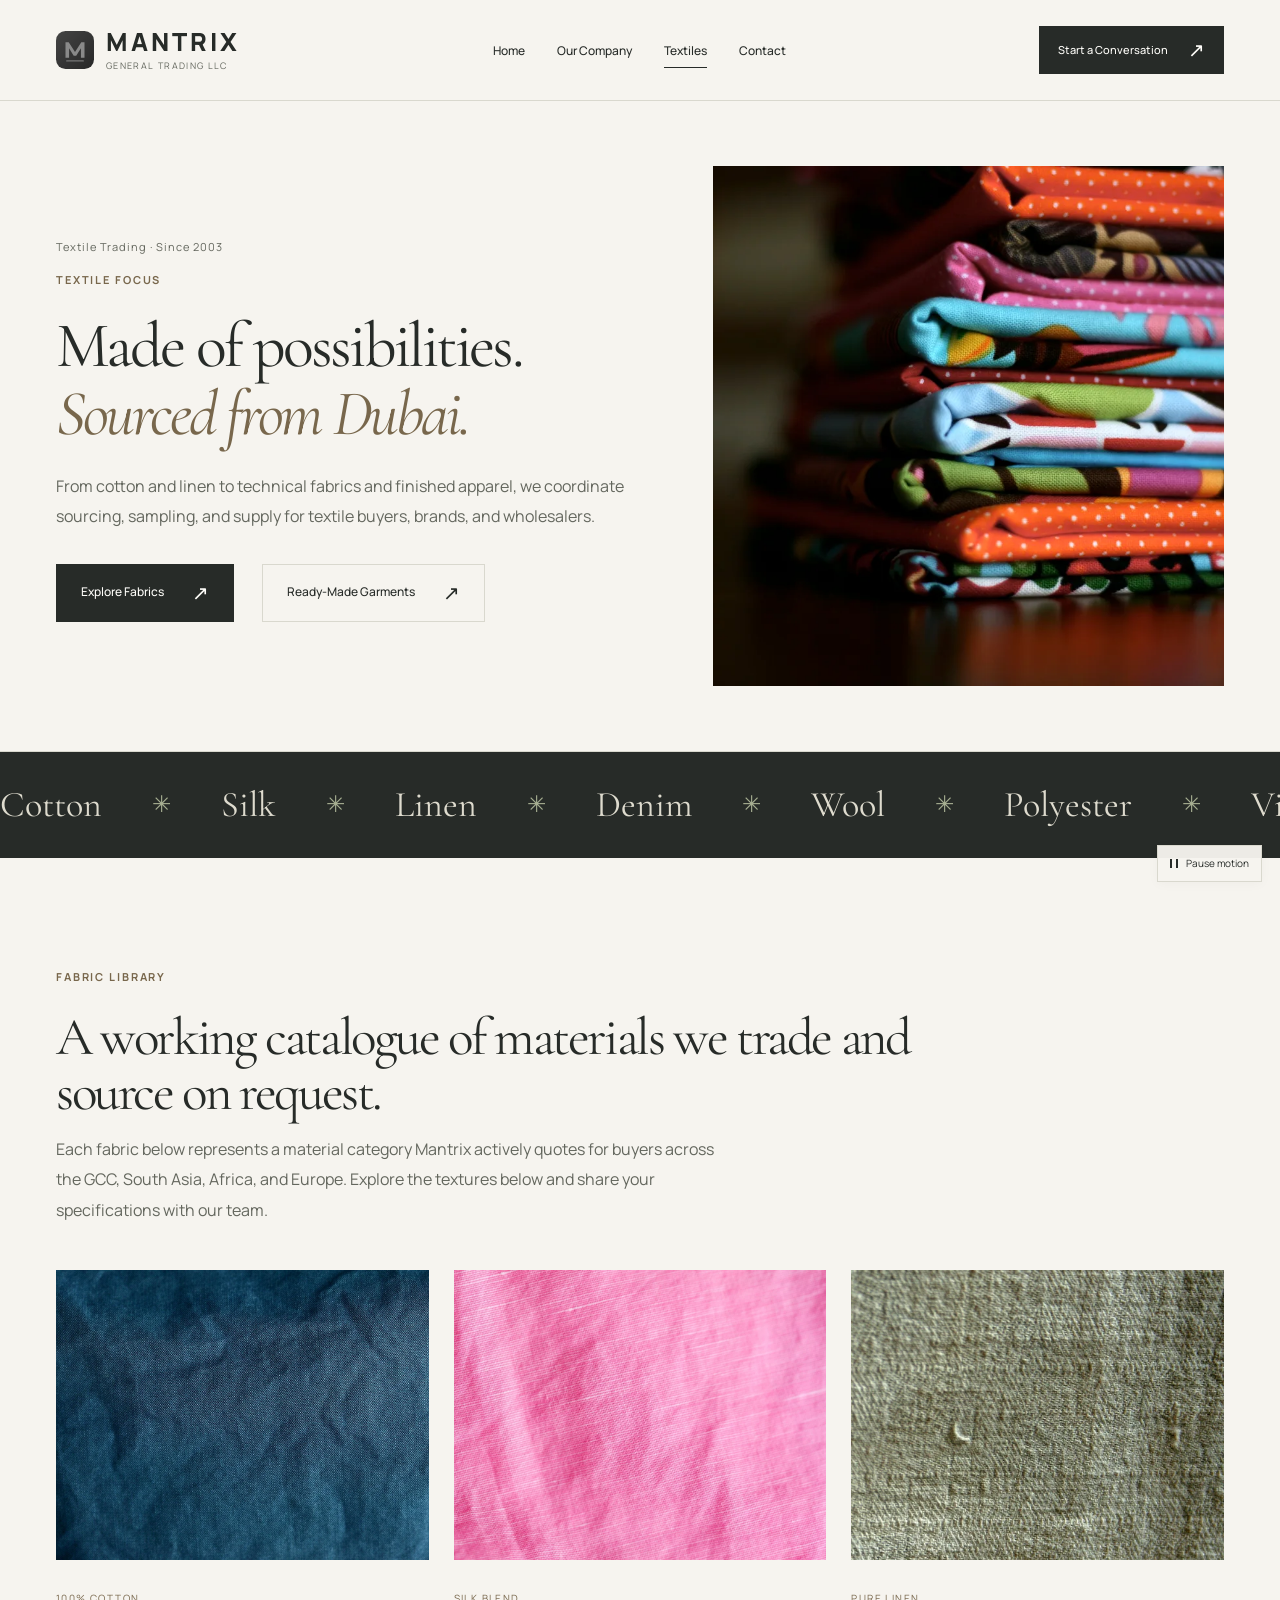
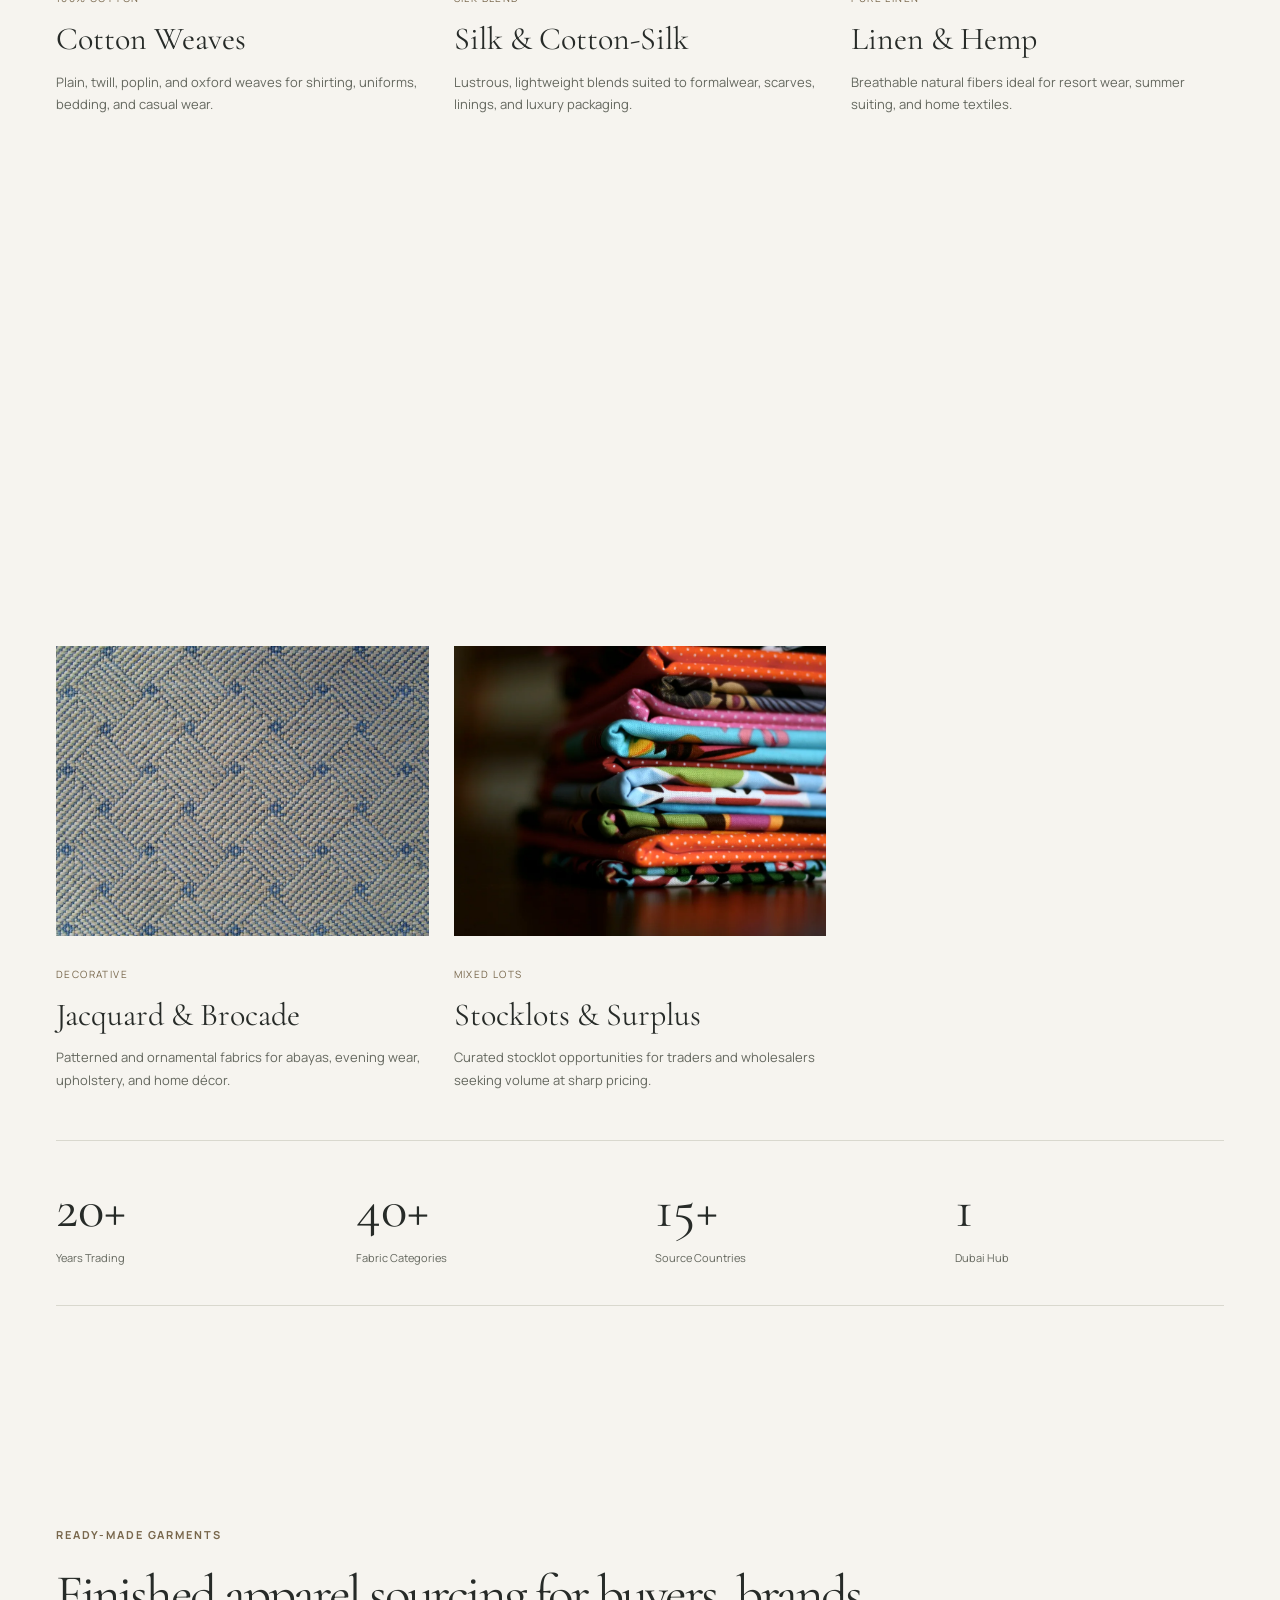
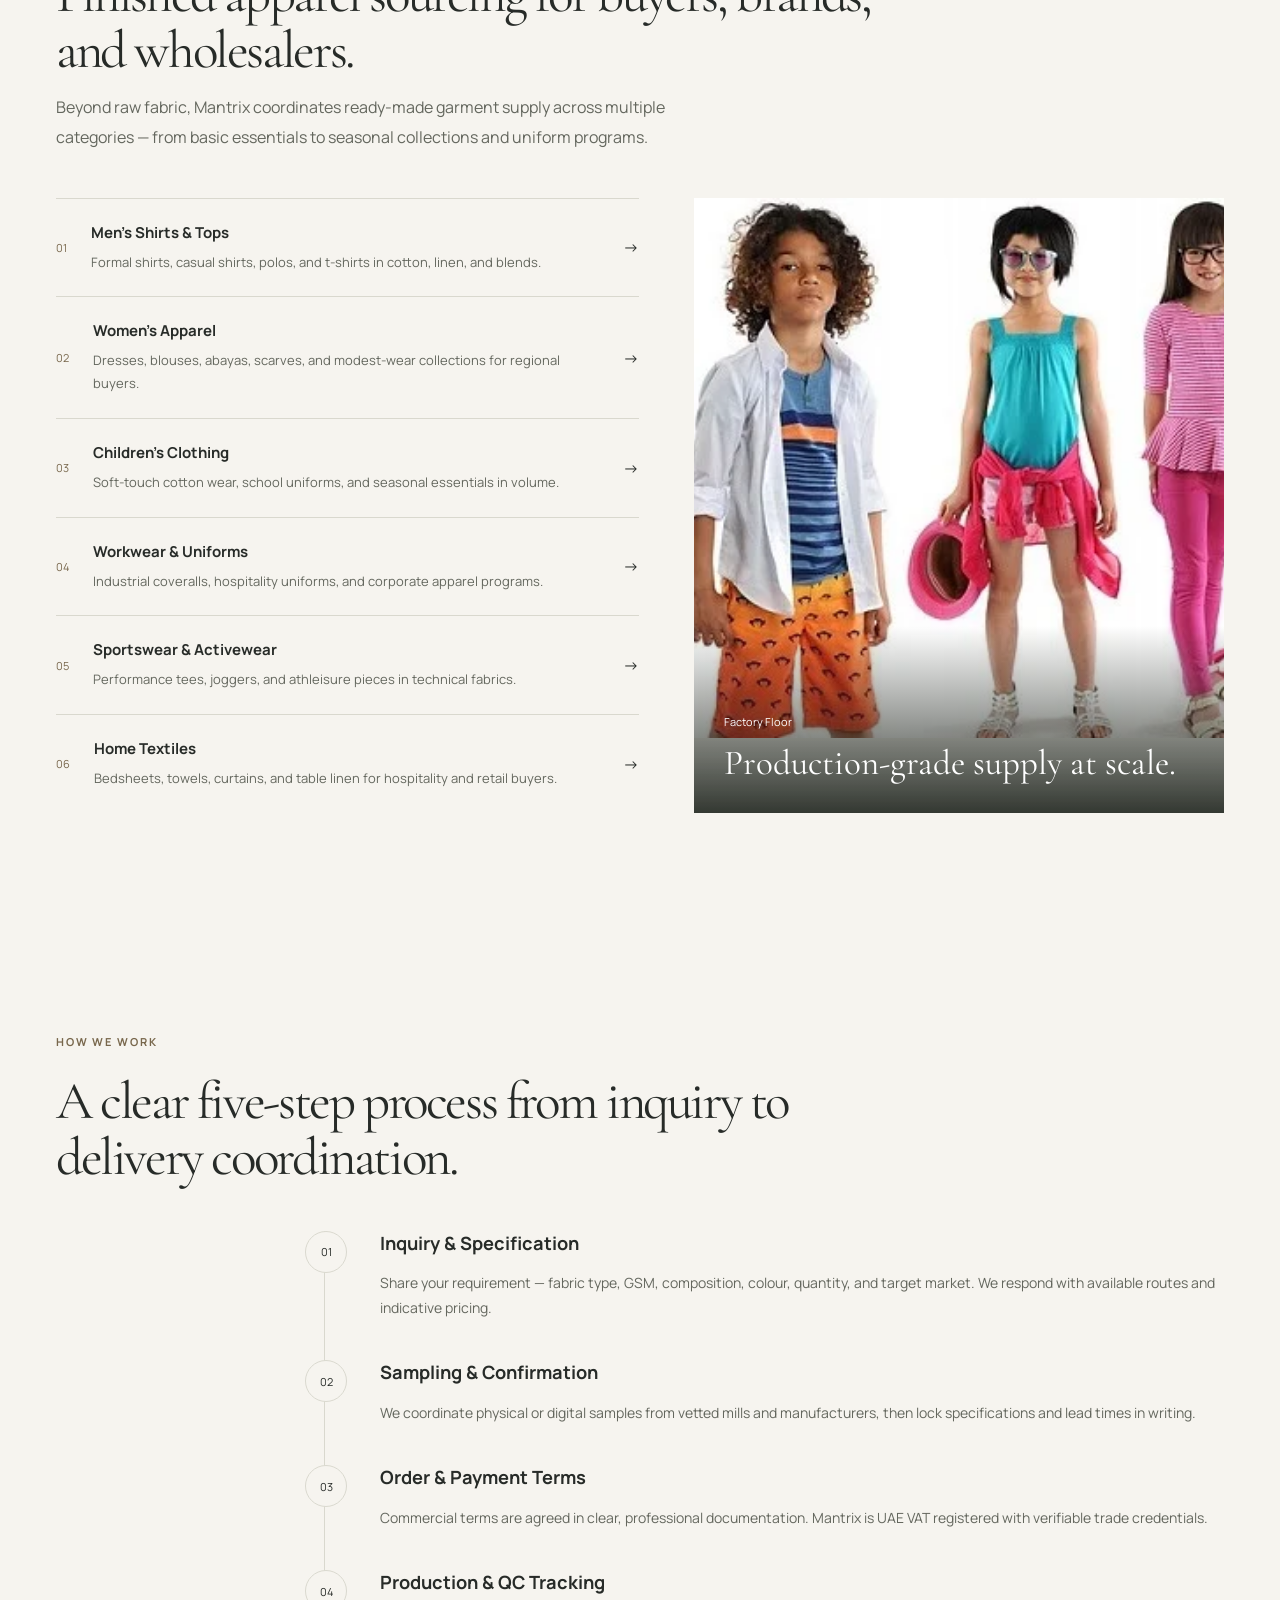
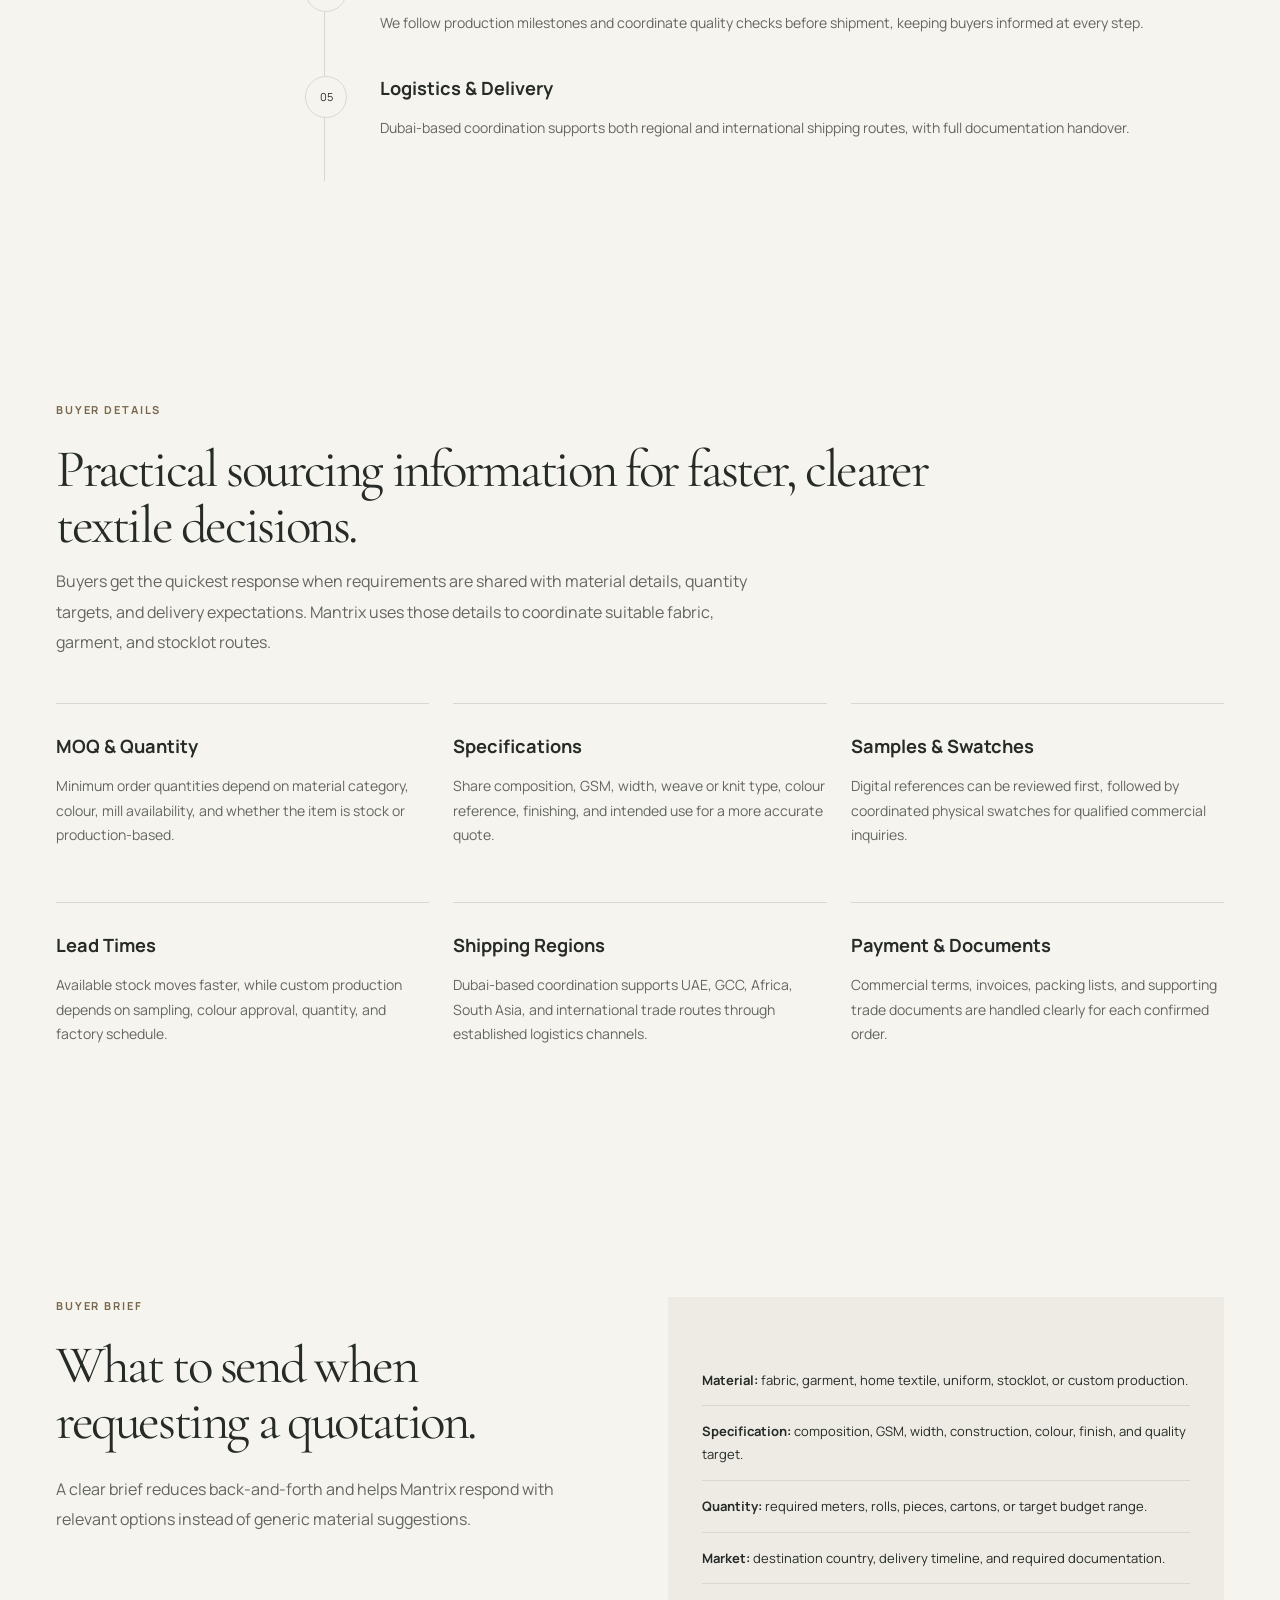
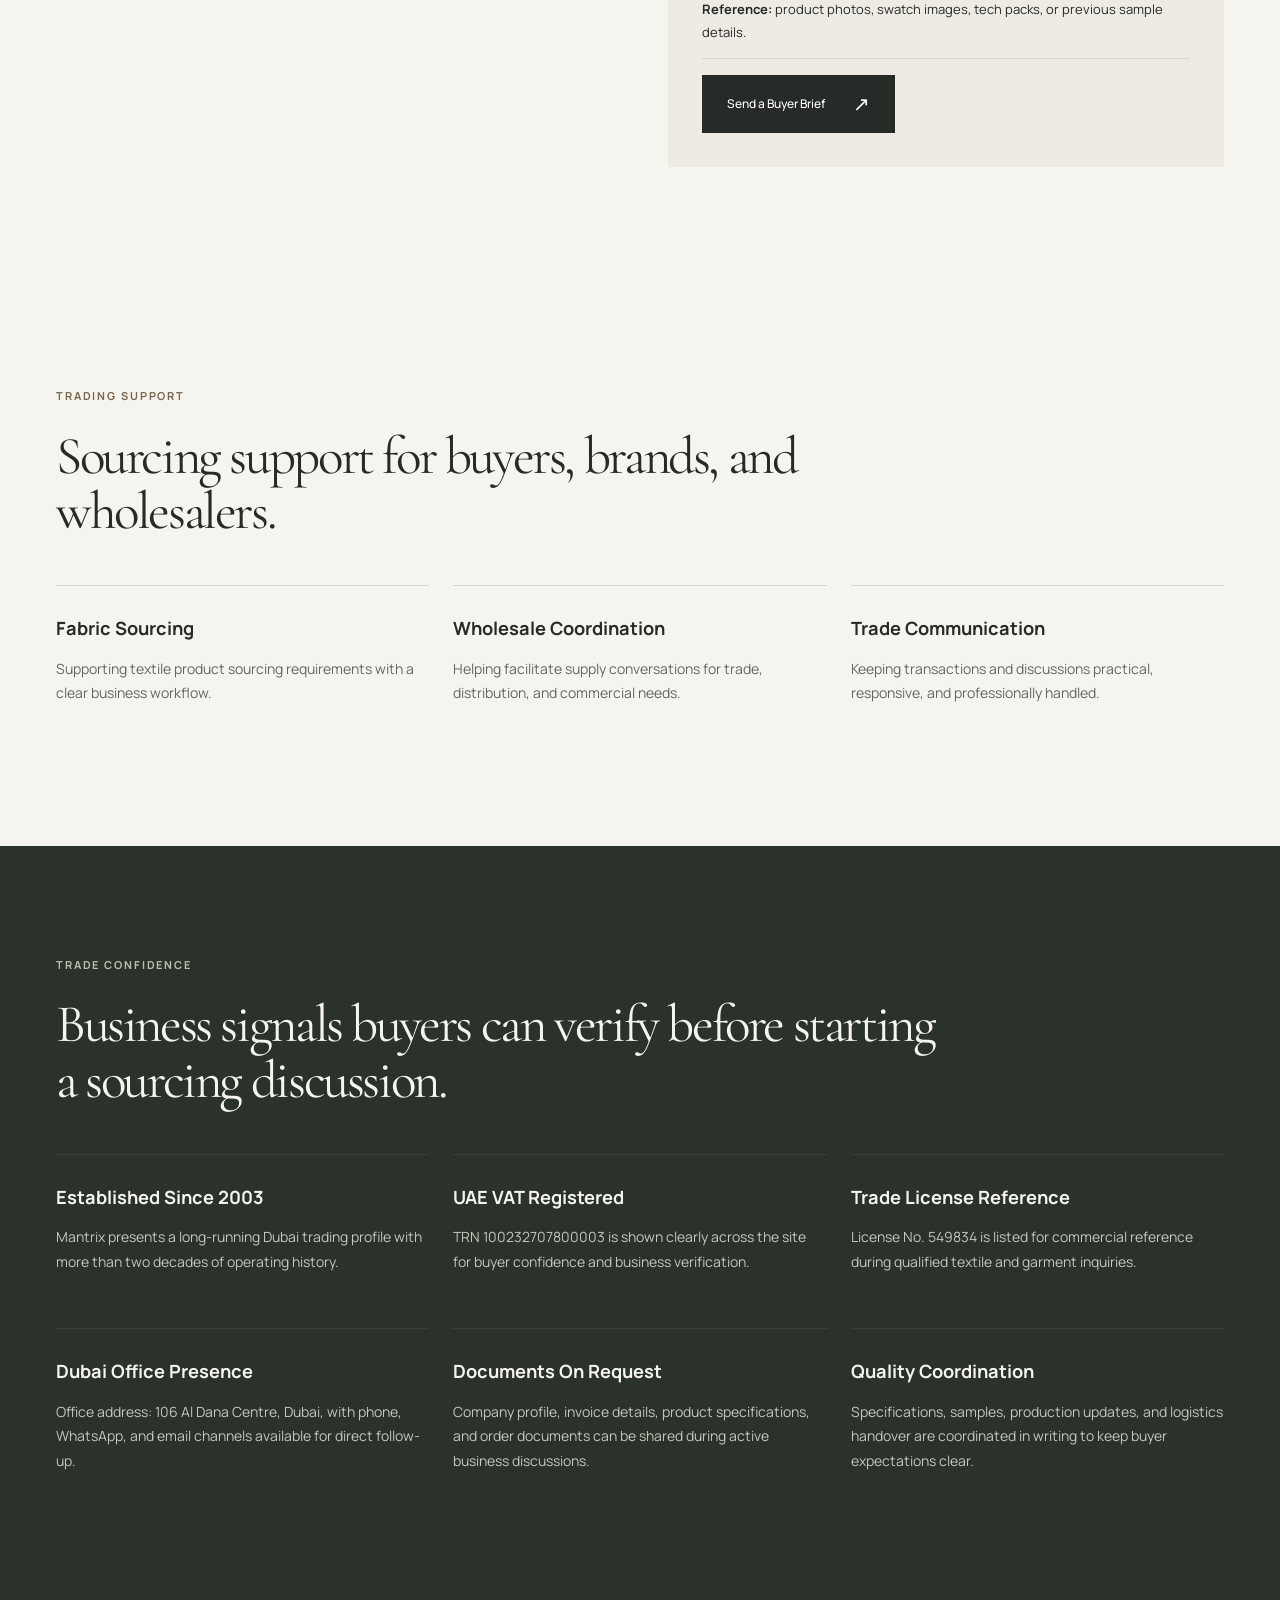
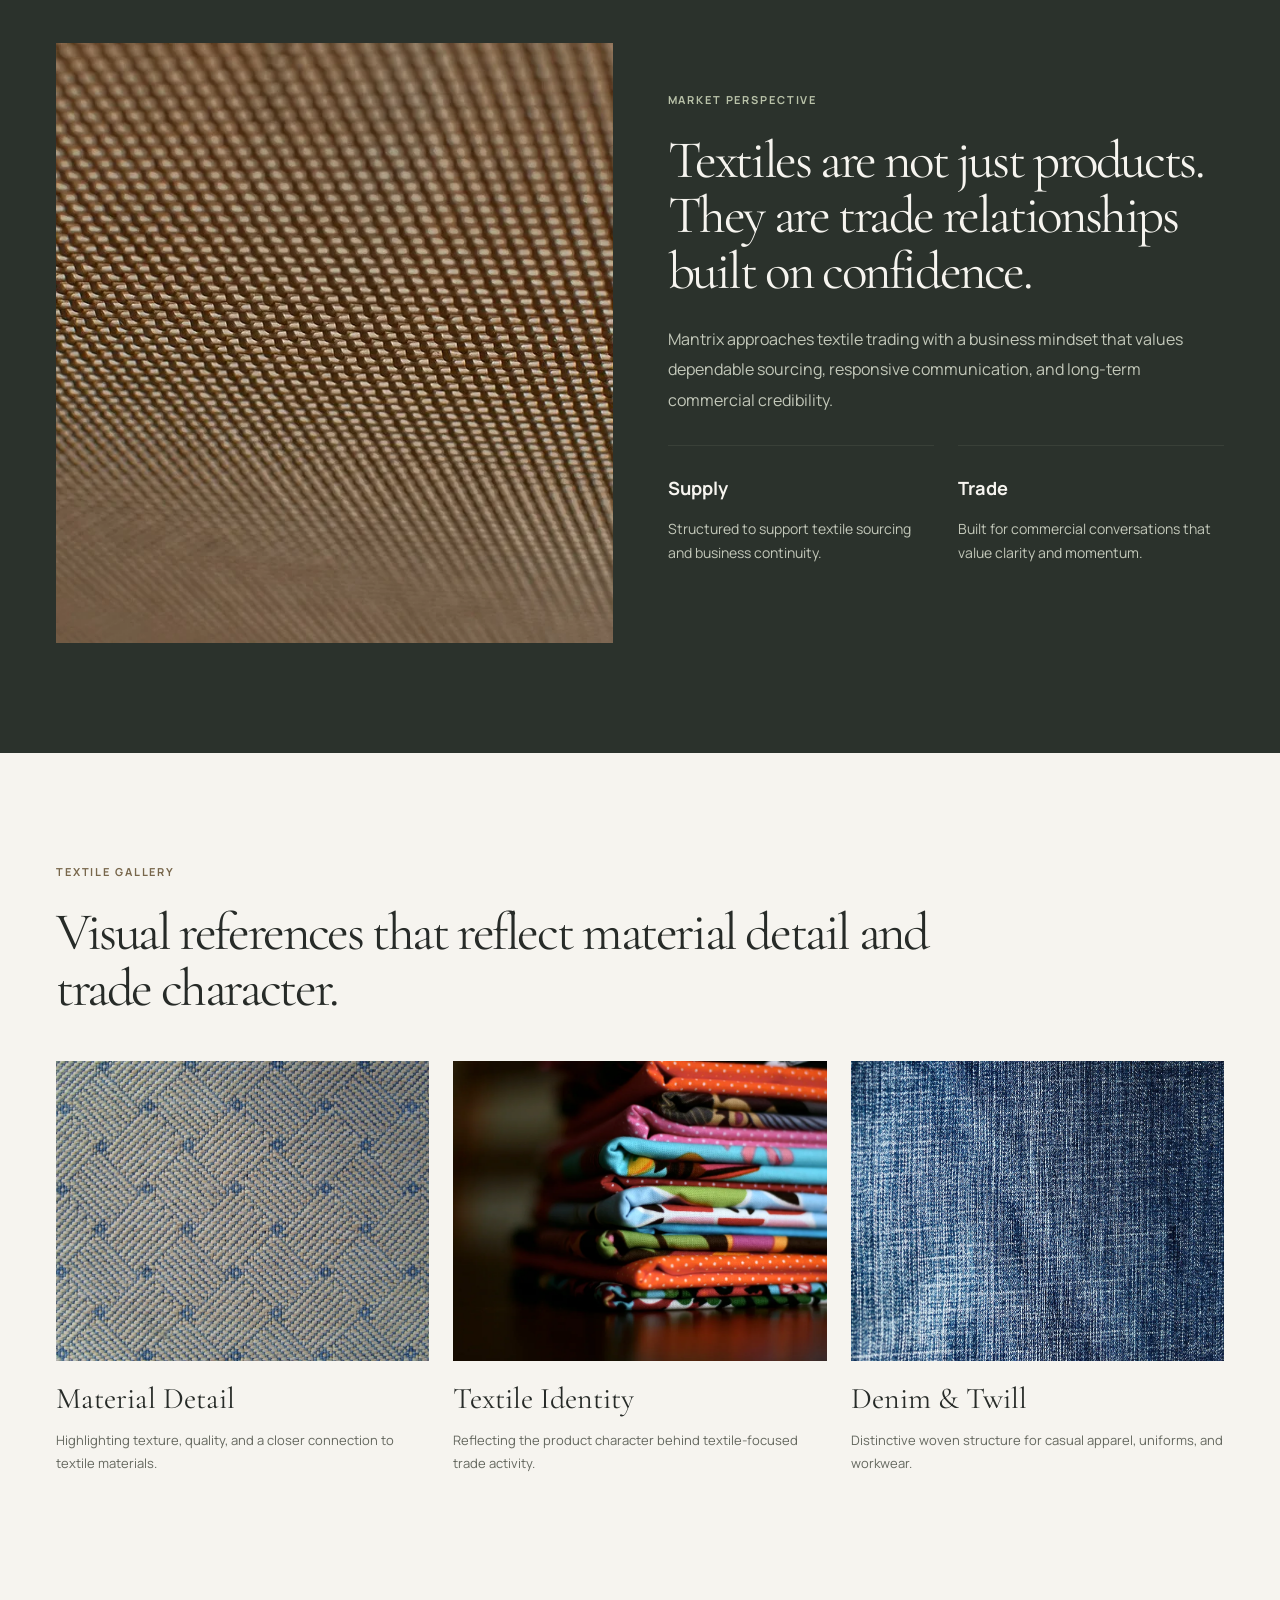
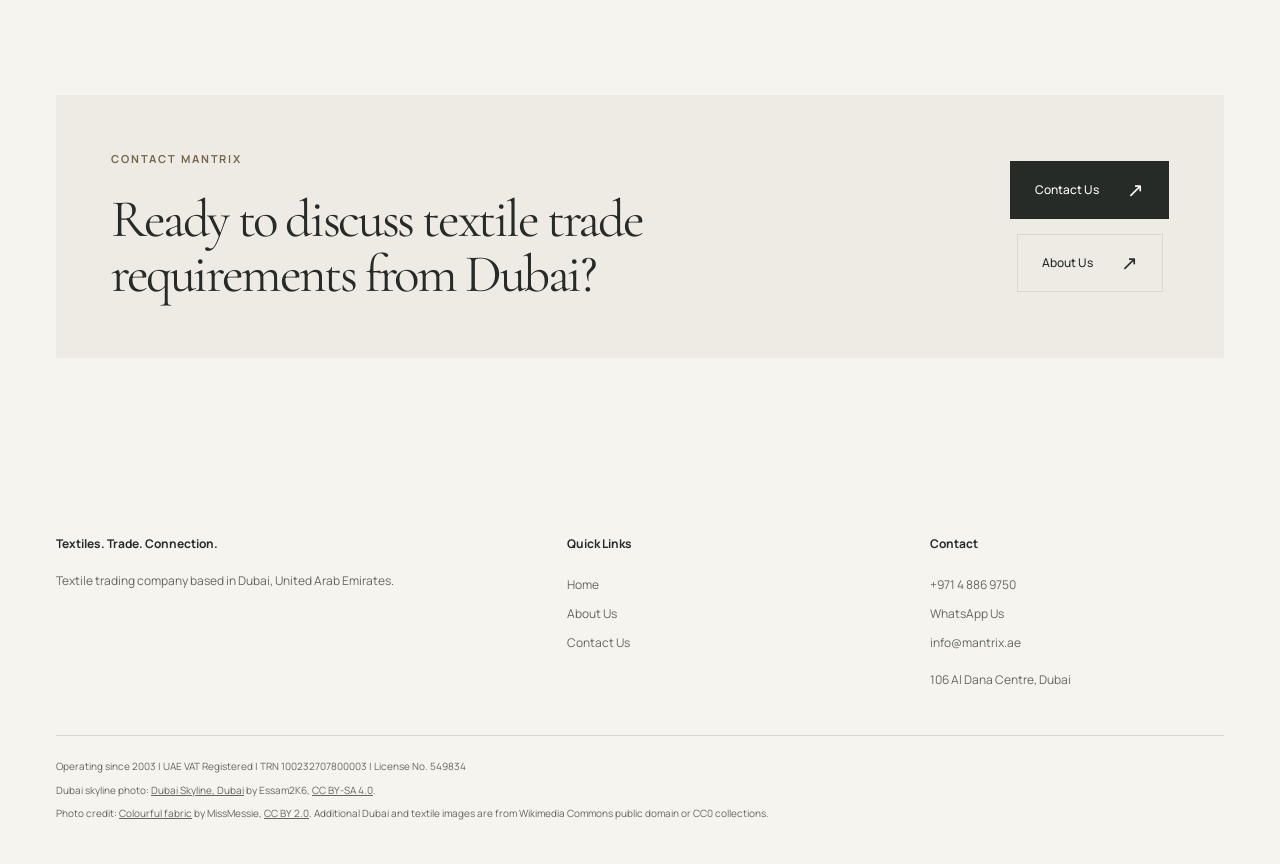
<file: textiles.html>
<!DOCTYPE html>
<html lang="en">
<head>
  <meta charset="UTF-8">
  <meta name="viewport" content="width=device-width, initial-scale=1.0">
  <meta
    name="description"
    content="Explore the textile trading focus of Mantrix General Trading LLC in Dubai — fabric sourcing, wholesale coordination, and trade communication."
  >
  <title>Textiles | Mantrix General Trading LLC</title>
  <link rel="canonical" href="https://mantrix.ae/textiles.html">
  <link rel="icon" href="logo.svg" type="image/svg+xml">

  <!-- Open Graph -->
  <meta property="og:type" content="website">
  <meta property="og:url" content="https://mantrix.ae/textiles.html">
  <meta property="og:title" content="Textiles | Mantrix General Trading LLC">
  <meta property="og:description" content="Fabric sourcing, wholesale coordination, and trade communication — Mantrix General Trading LLC's textile focus from Dubai.">
  <meta property="og:image" content="https://mantrix.ae/images/colourful-fabric.jpg">
  <meta name="twitter:card" content="summary_large_image">
  <meta name="twitter:title" content="Textiles | Mantrix General Trading LLC">
  <meta name="twitter:description" content="Fabric sourcing, wholesale coordination, and trade communication — Mantrix General Trading LLC's textile focus from Dubai.">
  <meta name="twitter:image" content="https://mantrix.ae/images/colourful-fabric.jpg">

  <link rel="preconnect" href="https://fonts.googleapis.com">
  <link rel="preconnect" href="https://fonts.gstatic.com" crossorigin>
  <link href="https://fonts.googleapis.com/css2?family=Manrope:wght@400;500;700;800&family=Cormorant+Garamond:ital,wght@0,400;0,500;0,600;1,400;1,500&display=swap" rel="stylesheet">
  <link rel="stylesheet" href="styles.css?v=20260907">
  <script src="script.js?v=20260907" defer></script>
</head>
<body>
  <a class="skip-link" href="#main">Skip to content</a>
  <div class="scroll-progress"></div>

  <header class="site-header">
    <div class="shell">
      <div class="nav-shell">
        <a class="brand" href="index.html">
          <img class="brand-logo" src="logo.svg" alt="Mantrix logo" width="50" height="50">
          <div>
            <p class="brand-name">Mantrix</p>
            <p class="brand-subtitle">General Trading LLC</p>
          </div>
        </a>
        <button class="menu-toggle" type="button" aria-expanded="false" aria-controls="primary-nav"><span>Menu</span><span class="menu-icon" aria-hidden="true"></span></button>
        <nav class="nav-links" id="primary-nav" aria-label="Primary navigation">
          <a class="nav-link" href="index.html">Home</a>
          <a class="nav-link" href="about.html">Our Company</a>
          <a class="nav-link is-active" aria-current="page" href="textiles.html">Textiles</a>
          <a class="nav-link" href="contact.html">Contact</a>
        </nav>
        <a class="button nav-cta" href="contact.html">Start a Conversation</a>
      </div>
    </div>
  </header>

  <main id="main">
    <section class="page-hero" style="position:relative;overflow:hidden;">
      <div class="orb orb-1"></div>
      <div class="orb orb-2"></div>
      <div class="shell page-hero-grid" style="position:relative;z-index:1;">
        <div class="page-hero-copy reveal">
          <span class="hero-badge reveal reveal-delay-1">Textile Trading · Since 2003</span>
          <p class="ribbon-heading reveal reveal-delay-1">Textile Focus</p>
          <h1 class="reveal reveal-delay-1">Made of possibilities.<br><em>Sourced from Dubai.</em></h1>
          <p class="lead reveal reveal-delay-2">
            From cotton and linen to technical fabrics and finished apparel, we coordinate sourcing, sampling,
            and supply for textile buyers, brands, and wholesalers.
          </p>
          <div class="hero-actions reveal reveal-delay-3">
            <a class="button" href="#fabrics">Explore Fabrics</a>
            <a class="button button-ghost" href="#garments">Ready-Made Garments</a>
          </div>
        </div>
        <figure class="page-hero-image reveal reveal-delay-2">
          <img src="images/colourful-fabric.webp" alt="Colourful textiles" width="1944" height="1296">
        </figure>
      </div>
    </section>

    <section class="marquee" aria-hidden="true">
      <div class="marquee-track">
        <span class="marquee-item">Cotton</span>
        <span class="marquee-item">Silk</span>
        <span class="marquee-item">Linen</span>
        <span class="marquee-item">Denim</span>
        <span class="marquee-item">Wool</span>
        <span class="marquee-item">Polyester</span>
        <span class="marquee-item">Viscose</span>
        <span class="marquee-item">Chiffon</span>
        <span class="marquee-item">Satin</span>
        <span class="marquee-item">Velvet</span>
        <span class="marquee-item">Jacquard</span>
        <span class="marquee-item">Knitwear</span>
      </div>
    </section>

    <section class="section" id="fabrics">
      <div class="shell">
        <div class="section-heading reveal">
          <p class="ribbon-heading">Fabric Library</p>
          <h2>A working catalogue of materials we trade and source on request.</h2>
          <p class="lead" style="max-width:680px;margin-top:0.8rem;">
            Each fabric below represents a material category Mantrix actively quotes for buyers across the GCC, South Asia,
            Africa, and Europe. Explore the textures below and share your specifications with our team.
          </p>
        </div>
        <div class="swatch-grid" style="margin-bottom:3rem;">
          <article class="swatch reveal reveal-delay-1" id="cotton">
            <img src="images/cotton-blue.webp" alt="Close-up of woven blue cotton fabric" loading="lazy" width="1280" height="853">
            <div class="swatch-info">
              <span class="swatch-tag">100% Cotton</span>
              <h3>Cotton Weaves</h3>
              <p>Plain, twill, poplin, and oxford weaves for shirting, uniforms, bedding, and casual wear.</p>
            </div>
          </article>
          <article class="swatch reveal reveal-delay-2" id="silk">
            <img src="images/silk-pink.webp" alt="Pink woven cotton silk fabric texture" loading="lazy" width="1280" height="853">
            <div class="swatch-info">
              <span class="swatch-tag">Silk Blend</span>
              <h3>Silk &amp; Cotton-Silk</h3>
              <p>Lustrous, lightweight blends suited to formalwear, scarves, linings, and luxury packaging.</p>
            </div>
          </article>
          <article class="swatch reveal reveal-delay-3" id="linen">
            <img src="images/linen-natural.webp" alt="Natural linen fabric texture close-up" loading="lazy" width="1280" height="853">
            <div class="swatch-info">
              <span class="swatch-tag">Pure Linen</span>
              <h3>Linen &amp; Hemp</h3>
              <p>Breathable natural fibers ideal for resort wear, summer suiting, and home textiles.</p>
            </div>
          </article>
          <article class="swatch reveal reveal-delay-1">
            <img src="images/denim-blue.webp" alt="Indigo denim fabric macro shot" loading="lazy" width="1280" height="853">
            <div class="swatch-info">
              <span class="swatch-tag">Indigo Denim</span>
              <h3>Denim &amp; Twill</h3>
              <p>Mid-weight to heavy-weight denim for jeans, jackets, workwear, and rugged uniforms.</p>
            </div>
          </article>
          <article class="swatch reveal reveal-delay-2">
            <img src="images/fabric-red.webp" alt="Rich red fabric texture close up" loading="lazy" width="1280" height="853">
            <div class="swatch-info">
              <span class="swatch-tag">Solid Dyed</span>
              <h3>Solid &amp; Piece-Dyed</h3>
              <p>Roll-dyed materials in saturated colours for fashion brands and uniform programs.</p>
            </div>
          </article>
          <article class="swatch reveal reveal-delay-3">
            <img src="images/mesh-fabric.webp" alt="Mesh fabric weave close up" loading="lazy" width="1280" height="853">
            <div class="swatch-info">
              <span class="swatch-tag">Performance</span>
              <h3>Mesh &amp; Technical</h3>
              <p>Sportswear mesh, lining nets, and technical fabrics for activewear and athleisure lines.</p>
            </div>
          </article>
          <article class="swatch reveal reveal-delay-1">
            <img src="images/cloth-texture.webp" alt="Close-up of blue and ivory patterned woven cloth" loading="lazy" width="1200" height="900">
            <div class="swatch-info">
              <span class="swatch-tag">Decorative</span>
              <h3>Jacquard &amp; Brocade</h3>
              <p>Patterned and ornamental fabrics for abayas, evening wear, upholstery, and home décor.</p>
            </div>
          </article>
          <article class="swatch reveal reveal-delay-2">
            <img src="images/colourful-fabric.webp" alt="A stack of colourful fabric cuts" loading="lazy" width="1200" height="800">
            <div class="swatch-info">
              <span class="swatch-tag">Mixed Lots</span>
              <h3>Stocklots &amp; Surplus</h3>
              <p>Curated stocklot opportunities for traders and wholesalers seeking volume at sharp pricing.</p>
            </div>
          </article>
        </div>

        <div class="stat-strip reveal">
          <div>
            <strong>20+</strong>
            <span>Years Trading</span>
          </div>
          <div>
            <strong>40+</strong>
            <span>Fabric Categories</span>
          </div>
          <div>
            <strong>15+</strong>
            <span>Source Countries</span>
          </div>
          <div>
            <strong>1</strong>
            <span>Dubai Hub</span>
          </div>
        </div>
      </div>
    </section>

    <section class="section" id="garments">
      <div class="shell">
        <div class="section-heading reveal">
          <p class="ribbon-heading">Ready-Made Garments</p>
          <h2>Finished apparel sourcing for buyers, brands, and wholesalers.</h2>
          <p class="lead" style="max-width:680px;margin-top:0.8rem;">
            Beyond raw fabric, Mantrix coordinates ready-made garment supply across multiple categories — from basic
            essentials to seasonal collections and uniform programs.
          </p>
        </div>
        <div class="garment-showcase">
          <div class="garment-list reveal">
            <article class="garment-row">
              <div class="garment-num">01</div>
              <div>
                <h3>Men&apos;s Shirts &amp; Tops</h3>
                <p>Formal shirts, casual shirts, polos, and t-shirts in cotton, linen, and blends.</p>
              </div>
              <div class="garment-arrow">→</div>
            </article>
            <article class="garment-row">
              <div class="garment-num">02</div>
              <div>
                <h3>Women&apos;s Apparel</h3>
                <p>Dresses, blouses, abayas, scarves, and modest-wear collections for regional buyers.</p>
              </div>
              <div class="garment-arrow">→</div>
            </article>
            <article class="garment-row">
              <div class="garment-num">03</div>
              <div>
                <h3>Children&apos;s Clothing</h3>
                <p>Soft-touch cotton wear, school uniforms, and seasonal essentials in volume.</p>
              </div>
              <div class="garment-arrow">→</div>
            </article>
            <article class="garment-row">
              <div class="garment-num">04</div>
              <div>
                <h3>Workwear &amp; Uniforms</h3>
                <p>Industrial coveralls, hospitality uniforms, and corporate apparel programs.</p>
              </div>
              <div class="garment-arrow">→</div>
            </article>
            <article class="garment-row">
              <div class="garment-num">05</div>
              <div>
                <h3>Sportswear &amp; Activewear</h3>
                <p>Performance tees, joggers, and athleisure pieces in technical fabrics.</p>
              </div>
              <div class="garment-arrow">→</div>
            </article>
            <article class="garment-row">
              <div class="garment-num">06</div>
              <div>
                <h3>Home Textiles</h3>
                <p>Bedsheets, towels, curtains, and table linen for hospitality and retail buyers.</p>
              </div>
              <div class="garment-arrow">→</div>
            </article>
          </div>
          <figure class="garment-visual reveal reveal-delay-1">
            <img src="images/garment-factory.webp" alt="Garment factory floor with workers and machines" loading="lazy" width="1024" height="768">
            <figcaption class="garment-visual-caption">
              <span>Factory Floor</span>
              <h3>Production-grade supply at scale.</h3>
            </figcaption>
          </figure>
        </div>
      </div>
    </section>

    <section class="section">
      <div class="shell">
        <div class="section-heading reveal">
          <p class="ribbon-heading">How We Work</p>
          <h2>A clear five-step process from inquiry to delivery coordination.</h2>
        </div>
        <div class="timeline reveal">
          <article class="timeline-step">
            <h3>Inquiry &amp; Specification</h3>
            <p>Share your requirement — fabric type, GSM, composition, colour, quantity, and target market. We respond with available routes and indicative pricing.</p>
          </article>
          <article class="timeline-step">
            <h3>Sampling &amp; Confirmation</h3>
            <p>We coordinate physical or digital samples from vetted mills and manufacturers, then lock specifications and lead times in writing.</p>
          </article>
          <article class="timeline-step">
            <h3>Order &amp; Payment Terms</h3>
            <p>Commercial terms are agreed in clear, professional documentation. Mantrix is UAE VAT registered with verifiable trade credentials.</p>
          </article>
          <article class="timeline-step">
            <h3>Production &amp; QC Tracking</h3>
            <p>We follow production milestones and coordinate quality checks before shipment, keeping buyers informed at every step.</p>
          </article>
          <article class="timeline-step">
            <h3>Logistics &amp; Delivery</h3>
            <p>Dubai-based coordination supports both regional and international shipping routes, with full documentation handover.</p>
          </article>
        </div>
      </div>
    </section>

    <section class="section">
      <div class="shell">
        <div class="section-heading reveal">
          <p class="ribbon-heading" id="buyer-details">Buyer Details</p>
          <h2>Practical sourcing information for faster, clearer textile decisions.</h2>
          <p class="lead" style="max-width:720px;margin-top:0.8rem;">
            Buyers get the quickest response when requirements are shared with material details, quantity targets, and
            delivery expectations. Mantrix uses those details to coordinate suitable fabric, garment, and stocklot routes.
          </p>
        </div>
        <div class="grid cards-3">
          <article class="info-card reveal reveal-delay-1">
            <h3>MOQ &amp; Quantity</h3>
            <p>Minimum order quantities depend on material category, colour, mill availability, and whether the item is stock or production-based.</p>
          </article>
          <article class="info-card reveal reveal-delay-2">
            <h3>Specifications</h3>
            <p>Share composition, GSM, width, weave or knit type, colour reference, finishing, and intended use for a more accurate quote.</p>
          </article>
          <article class="info-card reveal reveal-delay-3">
            <h3>Samples &amp; Swatches</h3>
            <p>Digital references can be reviewed first, followed by coordinated physical swatches for qualified commercial inquiries.</p>
          </article>
          <article class="info-card reveal reveal-delay-1">
            <h3>Lead Times</h3>
            <p>Available stock moves faster, while custom production depends on sampling, colour approval, quantity, and factory schedule.</p>
          </article>
          <article class="info-card reveal reveal-delay-2">
            <h3>Shipping Regions</h3>
            <p>Dubai-based coordination supports UAE, GCC, Africa, South Asia, and international trade routes through established logistics channels.</p>
          </article>
          <article class="info-card reveal reveal-delay-3">
            <h3>Payment &amp; Documents</h3>
            <p>Commercial terms, invoices, packing lists, and supporting trade documents are handled clearly for each confirmed order.</p>
          </article>
        </div>
      </div>
    </section>

    <section class="section">
      <div class="shell split-layout">
        <div class="reveal">
          <p class="ribbon-heading">Buyer Brief</p>
          <h2>What to send when requesting a quotation.</h2>
          <p class="lead">
            A clear brief reduces back-and-forth and helps Mantrix respond with relevant options instead of generic material suggestions.
          </p>
        </div>
        <article class="contact-panel reveal reveal-delay-1">
          <div class="contact-list">
            <p><strong>Material:</strong> fabric, garment, home textile, uniform, stocklot, or custom production.</p>
            <p><strong>Specification:</strong> composition, GSM, width, construction, colour, finish, and quality target.</p>
            <p><strong>Quantity:</strong> required meters, rolls, pieces, cartons, or target budget range.</p>
            <p><strong>Market:</strong> destination country, delivery timeline, and required documentation.</p>
            <p><strong>Reference:</strong> product photos, swatch images, tech packs, or previous sample details.</p>
          </div>
          <div class="hero-actions" style="margin-top:1rem;">
            <a class="button" href="contact.html">Send a Buyer Brief</a>
          </div>
        </article>
      </div>
    </section>

    <section class="section">
      <div class="shell">
        <div class="section-heading reveal">
          <p class="ribbon-heading">Trading Support</p>
          <h2>Sourcing support for buyers, brands, and wholesalers.</h2>
        </div>
        <div class="grid cards-3">
          <article class="info-card reveal reveal-delay-1">
            <h3>Fabric Sourcing</h3>
            <p>Supporting textile product sourcing requirements with a clear business workflow.</p>
          </article>
          <article class="info-card reveal reveal-delay-2">
            <h3>Wholesale Coordination</h3>
            <p>Helping facilitate supply conversations for trade, distribution, and commercial needs.</p>
          </article>
          <article class="info-card reveal reveal-delay-3">
            <h3>Trade Communication</h3>
            <p>Keeping transactions and discussions practical, responsive, and professionally handled.</p>
          </article>
        </div>
      </div>
    </section>

    <section class="section section-dark">
      <div class="shell">
        <div class="section-heading section-heading-light reveal">
          <p class="eyebrow">Trade Confidence</p>
          <h2>Business signals buyers can verify before starting a sourcing discussion.</h2>
        </div>
        <div class="grid cards-3">
          <article class="info-card info-card-dark reveal reveal-delay-1">
            <h3>Established Since 2003</h3>
            <p>Mantrix presents a long-running Dubai trading profile with more than two decades of operating history.</p>
          </article>
          <article class="info-card info-card-dark reveal reveal-delay-2">
            <h3>UAE VAT Registered</h3>
            <p>TRN 100232707800003 is shown clearly across the site for buyer confidence and business verification.</p>
          </article>
          <article class="info-card info-card-dark reveal reveal-delay-3">
            <h3>Trade License Reference</h3>
            <p>License No. 549834 is listed for commercial reference during qualified textile and garment inquiries.</p>
          </article>
          <article class="info-card info-card-dark reveal reveal-delay-1">
            <h3>Dubai Office Presence</h3>
            <p>Office address: 106 Al Dana Centre, Dubai, with phone, WhatsApp, and email channels available for direct follow-up.</p>
          </article>
          <article class="info-card info-card-dark reveal reveal-delay-2">
            <h3>Documents On Request</h3>
            <p>Company profile, invoice details, product specifications, and order documents can be shared during active business discussions.</p>
          </article>
          <article class="info-card info-card-dark reveal reveal-delay-3">
            <h3>Quality Coordination</h3>
            <p>Specifications, samples, production updates, and logistics handover are coordinated in writing to keep buyer expectations clear.</p>
          </article>
        </div>
      </div>
    </section>

    <section class="section section-dark">
      <div class="shell feature-layout">
        <figure class="feature-image reveal">
          <img src="images/mesh-fabric.webp" alt="Close-up of the weave in technical mesh fabric" width="1200" height="800" loading="lazy">
        </figure>
        <div class="feature-copy feature-copy-light reveal reveal-delay-1">
          <p class="eyebrow">Market Perspective</p>
          <h2>Textiles are not just products. They are trade relationships built on confidence.</h2>
          <p class="lead">
            Mantrix approaches textile trading with a business mindset that values dependable sourcing, responsive
            communication, and long-term commercial credibility.
          </p>
          <div class="grid cards-2">
            <article class="info-card info-card-dark reveal reveal-delay-2">
              <h3>Supply</h3>
              <p>Structured to support textile sourcing and business continuity.</p>
            </article>
            <article class="info-card info-card-dark reveal reveal-delay-3">
              <h3>Trade</h3>
              <p>Built for commercial conversations that value clarity and momentum.</p>
            </article>
          </div>
        </div>
      </div>
    </section>

    <section class="section">
      <div class="shell">
        <div class="section-heading reveal">
          <p class="eyebrow">Textile Gallery</p>
          <h2>Visual references that reflect material detail and trade character.</h2>
        </div>
        <div class="grid gallery-grid">
          <figure class="gallery-card reveal reveal-delay-1">
            <img src="images/cloth-texture.webp" alt="Close-up fabric texture" width="1280" height="960" loading="lazy">
            <figcaption>
              <strong>Material Detail</strong>
              <span>Highlighting texture, quality, and a closer connection to textile materials.</span>
            </figcaption>
          </figure>
          <figure class="gallery-card reveal reveal-delay-2">
            <img src="images/colourful-fabric.webp" alt="Stacked colourful fabrics" width="1944" height="1296" loading="lazy">
            <figcaption>
              <strong>Textile Identity</strong>
              <span>Reflecting the product character behind textile-focused trade activity.</span>
            </figcaption>
          </figure>
          <figure class="gallery-card reveal reveal-delay-3">
            <img src="images/denim-blue.webp" alt="Close-up of an indigo denim weave" width="1200" height="800" loading="lazy">
            <figcaption>
              <strong>Denim &amp; Twill</strong>
              <span>Distinctive woven structure for casual apparel, uniforms, and workwear.</span>
            </figcaption>
          </figure>
        </div>
      </div>
    </section>

    <section class="section">
      <div class="shell cta-panel reveal">
        <div>
          <p class="eyebrow">Contact Mantrix</p>
          <h2>Ready to discuss textile trade requirements from Dubai?</h2>
        </div>
        <div class="cta-actions">
          <a class="button" href="contact.html">Contact Us</a>
          <a class="button button-ghost" href="about.html">About Us</a>
        </div>
      </div>
    </section>
  </main>

  <footer class="site-footer">
    <div class="shell footer-grid">
      <div>
        <p class="footer-title">Textiles. Trade. Connection.</p>
        <p class="footer-copy">Textile trading company based in Dubai, United Arab Emirates.</p>
      </div>
      <div>
        <p class="footer-title">Quick Links</p>
        <a class="footer-link" href="index.html">Home</a>
        <a class="footer-link" href="about.html">About Us</a>
        <a class="footer-link" href="contact.html">Contact Us</a>
      </div>
      <div>
        <p class="footer-title">Contact</p>
        <a class="footer-link" href="tel:+97148869750">+971 4 886 9750</a>
        <a class="footer-link whatsapp-link" href="https://wa.me/97148869750">WhatsApp Us</a>
        <a class="footer-link" href="mailto:info@mantrix.ae">info@mantrix.ae</a>
        <p class="footer-copy">106 Al Dana Centre, Dubai</p>
      </div>
    </div>
    <div class="shell footer-meta">
      <p>Operating since 2003 | UAE VAT Registered | TRN 100232707800003 | License No. 549834</p>
      <p>
        Dubai skyline photo:
        <a href="https://commons.wikimedia.org/wiki/File:Dubai_Skyline,_Dubai.jpg">Dubai Skyline, Dubai</a>
        by Essam2K6,
        <a href="https://creativecommons.org/licenses/by-sa/4.0/">CC BY-SA 4.0</a>.
      </p>
      <p>
        Photo credit:
        <a href="https://commons.wikimedia.org/wiki/File:Colourful_fabric.jpg">Colourful fabric</a>
        by MissMessie,
        <a href="https://creativecommons.org/licenses/by/2.0/">CC BY 2.0</a>.
        Additional Dubai and textile images are from Wikimedia Commons public domain or CC0 collections.
      </p>
    </div>
  </footer>
  <button class="motion-toggle" type="button" aria-pressed="false" hidden><span class="motion-icon" aria-hidden="true"></span><span class="motion-label">Pause motion</span></button>
</body>
</html>
</file>
<file: styles.css>
:root {
  --bg: #f6f4ef;
  --paper: #eeebe4;
  --ink: #272b28;
  --ink-soft: #64675e;
  --accent: #78674c;
  --line: #d9d8ce;
  --white: #fffefa;
  --container: 1320px;
  --ease: cubic-bezier(.22, 1, .36, 1);
  --serif: "Cormorant Garamond", Georgia, serif;
}
* { box-sizing: border-box; }
html { scroll-behavior: smooth; scroll-padding-top: 110px; }
body { margin: 0; color: var(--ink); background: var(--bg); font: 400 16px/1.75 "Manrope", sans-serif; }
body::selection { color: var(--white); background: var(--ink); }
button, input, select, textarea { font: inherit; }
button, summary, a { -webkit-tap-highlight-color: transparent; }
button { cursor: pointer; }
img { display: block; max-width: 100%; height: auto; }
figure { margin: 0; }
a { color: inherit; text-decoration: none; }
p { margin: 0 0 1.2rem; }
h1, h2, h3 { margin: 0; font-weight: 400; }
h1, h2 { font-family: var(--serif); letter-spacing: -.045em; line-height: 1.05; }
h1 { font-size: clamp(3rem, 5.7vw, 5.7rem); }
h2 { font-size: clamp(2.6rem, 4.15vw, 4.3rem); }
h3 { font-size: 1.14rem; line-height: 1.4; font-weight: 700; }
h1 em, h2 em { font-weight: 400; color: var(--accent); }
p:last-child { margin-bottom: 0; }
:focus-visible { outline: 2px solid var(--accent); outline-offset: 6px; }
section[id], article[id] { scroll-margin-top: 110px; }
.shell { width: min(calc(100% - 112px), var(--container)); margin-inline: auto; }
.section { padding-block: 110px; }
.eyebrow, .ribbon-heading { margin: 0 0 24px; font: 700 11px/1.6 "Manrope", sans-serif; letter-spacing: .17em; text-transform: uppercase; color: var(--accent); }
.lead { color: var(--ink-soft); font-size: 1rem; line-height: 1.9; margin-top: 24px; max-width: 660px; }
.grid { display: grid; gap: 24px; }
.cards-2 { grid-template-columns: repeat(2, minmax(0, 1fr)); }
.cards-3 { grid-template-columns: repeat(3, minmax(0, 1fr)); }
.skip-link { position: fixed; left: 16px; top: -100px; z-index: 1000; background: var(--ink); color: white; padding: 12px 20px; }
.skip-link:focus { top: 12px; }
.scroll-progress { position: fixed; inset: 0 0 auto; height: 2px; z-index: 200; background: var(--accent); transform: scaleX(0); transform-origin: left; pointer-events: none; }

/* An understated navigation, with an accessible compact menu on mobile. */
.site-header { position: sticky; top: 0; z-index: 100; background: rgba(246,244,239,.95); border-bottom: 1px solid var(--line); backdrop-filter: blur(18px); transition: box-shadow .3s; }
.site-header.is-scrolled { box-shadow: 0 6px 22px #272b2808; }
.nav-shell { min-height: 100px; display: flex; align-items: center; justify-content: space-between; gap: 24px; }
.site-header > .shell:not(.nav-shell) { width: min(calc(100% - 112px), var(--container)); }
.brand { display: inline-flex; align-items: center; gap: 12px; flex-shrink: 0; }
.brand-logo { width: 38px; height: 38px; filter: grayscale(1) brightness(.55); border-radius: 0; }
.brand-name { font-size: 25px; font-weight: 800; letter-spacing: .12em; text-transform: uppercase; line-height: 1.1; margin: 0; }
.brand-subtitle { margin: 6px 0 0; font-size: 9px; letter-spacing: .15em; text-transform: uppercase; color: var(--ink-soft); line-height: 1.2; }
.nav-links { display: flex; align-items: center; gap: 32px; }
.nav-link { position: relative; padding: 12px 0; font-size: 12px; font-weight: 500; }
.nav-link::after { content: ""; position: absolute; bottom: 5px; left: 0; width: 100%; height: 1px; background: currentColor; transform: scaleX(0); transform-origin: left; transition: transform .4s var(--ease); }
.nav-link:hover::after, .nav-link.is-active::after { transform: scaleX(1); }
.menu-toggle { display: none; }
.button { display: inline-flex; align-items: center; justify-content: center; gap: 28px; padding: 18px 24px; min-height: 55px; border: 1px solid var(--ink); background: var(--ink); color: var(--white); font-size: 12px; line-height: 1.4; font-weight: 500; position: relative; isolation: isolate; transition: background .3s, color .3s, transform .4s var(--ease); }
.button::after { content: "\2197"; font-size: 20px; line-height: 1; transition: transform .4s var(--ease); }
.button:hover { background: #444a41; transform: translateY(-2px); }
.button:hover::after { transform: translate(3px, -3px); }
.button-ghost, .button-outline { color: var(--ink); background: transparent; border-color: var(--line); }
.button-ghost:hover, .button-outline:hover { background: var(--paper); }
.nav-cta, .nav-shell > .button { min-height: 44px; padding: 13px 18px; font-size: 11px; gap: 20px; }
.text-link { display: inline-flex; align-items: center; gap: 30px; padding-block: 9px; font-size: 12px; font-weight: 700; border-bottom: 1px solid var(--ink); }
.text-link span { font-size: 19px; transition: transform .4s var(--ease); }
.text-link:hover span { transform: translate(3px, -3px); }
.hero-actions, .cta-actions { display: flex; align-items: center; flex-wrap: wrap; gap: 28px; margin-top: 32px; }

/* Full-bleed fabric and a deliberately asymmetric editorial composition. */
.landing-hero { min-height: min(800px, calc(100svh - 100px)); position: relative; display: flex; flex-direction: column; justify-content: center; overflow: hidden; isolation: isolate; background: #eae5dc; }
.hero-art { position: absolute; inset: 0; z-index: -2; overflow: hidden; }
.hero-art picture { display: block; position: absolute; inset: -4%; transform: translate3d(var(--hero-x, 0px), var(--hero-y, 0px), 0); transition: transform 1.4s var(--ease); }
.hero-art img { width: 100%; height: 100%; object-fit: cover; object-position: 65% 50%; animation: fabric-drift 20s ease-in-out infinite alternate; }
.landing-hero::after { content: ""; position: absolute; inset: 0; z-index: -1; background: linear-gradient(90deg, #f1eee8f7 0%, #f1eee8e6 30%, #f1eee856 60%, #f1eee805 100%); }
.hero-content { padding-block: 65px 100px; }
.hero-kicker { display: flex; align-items: center; gap: 10px; margin-bottom: 30px; color: #555a4f; }
.status-dot { width: 6px; height: 6px; background: #757d64; border-radius: 50%; box-shadow: 0 0 0 4px #757d6412; }
.hero-title { font-size: clamp(4.2rem, 7.15vw, 7.2rem); line-height: .97; letter-spacing: -.055em; max-width: 900px; }
.hero-title em { color: #656f56; }
.line-mask { display: block; overflow: hidden; padding-bottom: .08em; margin-bottom: -.06em; }
.line-mask > * { display: block; }
.js .line-mask > * { animation: line-rise 1.3s var(--ease) both; }
.js .line-mask:nth-child(2) > * { animation-delay: .13s; }
.js .line-mask:nth-child(3) > * { animation-delay: .26s; }
.hero-description { max-width: 480px; margin: 29px 0 0; font-size: 13px; line-height: 1.9; color: #50554b; }
.hero-enter, .hero-kicker, .hero-description { animation: soft-enter 1.2s var(--ease) .35s both; }
.hero-foot { position: absolute; bottom: 24px; left: 0; right: 0; display: flex; justify-content: space-between; align-items: center; gap: 24px; color: #50554b; font-size: 10px; letter-spacing: .07em; }
.scroll-cue { display: inline-flex; align-items: center; gap: 16px; }
.scroll-cue-line { position: relative; height: 34px; width: 1px; background: #272b2833; overflow: hidden; }
.scroll-cue-line::after { content: ""; position: absolute; inset: -100% 0 100%; background: var(--ink); animation: scroll-line 2.6s ease-in-out infinite; }
.foot-divider { margin-inline: 16px; opacity: .45; }
.hero-note { text-align: right; line-height: 1.7; }
.credentials-band { border-bottom: 1px solid var(--line); }
.credentials-inner { display: flex; justify-content: space-between; align-items: center; gap: 20px; min-height: 79px; font-size: 11px; color: var(--ink-soft); }
.credentials-inner > span { display: flex; align-items: center; gap: 10px; }
.small-star { font-size: 25px; color: var(--accent); }
.intro-grid { display: grid; grid-template-columns: .75fr 1.5fr; gap: 100px; }
.heritage-number { display: flex; gap: 5px; font: 400 115px/1 var(--serif); letter-spacing: -.07em; margin-top: 32px; }
.heritage-number > span:last-child { font-size: 60px; margin-top: 8px; color: var(--accent); }
.heritage-label { margin-top: 12px; font-size: 12px; line-height: 1.8; color: var(--ink-soft); }
.intro-copy h2 { max-width: 780px; }
.intro-copy > p { max-width: 615px; margin: 28px 0; color: var(--ink-soft); }
.collection-section { background: var(--paper); }
.section-heading { max-width: 880px; margin-bottom: 45px; }
.heading-row { max-width: none; display: flex; justify-content: space-between; align-items: flex-end; gap: 50px; }
.heading-row .text-link { margin-bottom: 7px; white-space: nowrap; }
.material-grid { display: grid; grid-template-columns: repeat(3, minmax(0, 1fr)); gap: 25px; align-items: start; }
.material-card:nth-child(2) { margin-top: 64px; }
.material-image { position: relative; aspect-ratio: 4 / 5; overflow: hidden; background: #d8d3c6; }
.material-image::after { content: ""; position: absolute; inset: 0; border: 1px solid #272b2810; pointer-events: none; }
.material-image img { width: 100%; height: 100%; object-fit: cover; transform: scale(1.06) translate3d(var(--depth-x,0px), var(--depth-y,0px),0); transition: transform 1.2s var(--ease); }
.material-card:hover img { transform: scale(1.13) translate3d(var(--depth-x,0px), var(--depth-y,0px),0); }
.material-index { position: absolute; top: 20px; left: 20px; padding: 5px 10px; font-size: 9px; letter-spacing: .08em; background: #f6f4efed; color: #3b4037; }
.round-arrow { position: absolute; right: 18px; bottom: 18px; display: grid; place-items: center; width: 42px; height: 42px; border-radius: 50%; color: var(--ink); background: var(--bg); font-size: 22px; transition: transform .5s var(--ease); }
.material-card:hover .round-arrow { transform: rotate(45deg); }
.material-caption { padding-top: 20px; }
.material-caption h3 { font: 400 38px/1.2 var(--serif); letter-spacing: -.025em; }
.material-caption p { font-size: 11px; margin-top: 8px; color: var(--ink-soft); }
.collection-bottom { margin-top: 55px; padding-top: 24px; border-top: 1px solid #cfcfc2; display: flex; align-items: center; justify-content: space-between; gap: 25px; }
.collection-bottom p { margin: 0; font-size: 12px; color: var(--ink-soft); }
.marquee { overflow: hidden; background: var(--ink); color: #dedbce; padding-block: 26px; }
.marquee-track { display: flex; width: max-content; animation: textile-loop 48s linear infinite; }
.marquee-item { display: inline-flex; align-items: center; gap: 50px; padding-right: 50px; white-space: nowrap; font: 400 36px/1.5 var(--serif); }
.marquee-item::after { content: "\2733"; font-size: 23px; color: #a7af92; }
.marquee-item em { color: #b6bca6; }
.marquee:hover .marquee-track { animation-play-state: paused; }
.is-offscreen .marquee-track, .is-offscreen .hero-art img, .is-offscreen .thread-art { animation-play-state: paused; }
.process-grid { display: grid; grid-template-columns: 1fr 1fr; gap: 105px; align-items: center; }
.process-visual { position: relative; padding-right: 36px; }
.process-image { aspect-ratio: 4 / 5; overflow: hidden; }
.process-image img { width: 100%; height: 100%; object-fit: cover; transform: scale(1.06) translate3d(var(--depth-x,0px), var(--depth-y,0px),0); transition: transform 1s var(--ease); }
.process-visual figcaption { display: flex; justify-content: space-between; gap: 12px; padding-top: 18px; font-size: 10px; color: var(--ink-soft); }
.process-stamp { position: absolute; bottom: 100px; right: -15px; width: 136px; height: 136px; display: flex; flex-direction: column; align-items: center; justify-content: center; border-radius: 50%; background: var(--bg); border: 1px solid var(--line); outline: 7px solid var(--bg); transform: rotate(-12deg); }
.process-stamp span { font-size: 9px; letter-spacing: .1em; text-transform: uppercase; }
.process-stamp strong { font: 400 40px/1.2 var(--serif); }
.process-steps { margin: 32px 0 22px; border-top: 1px solid var(--line); }
.process-step { border-bottom: 1px solid var(--line); }
.process-step summary { display: flex; gap: 18px; align-items: center; padding: 22px 0; cursor: pointer; list-style: none; }
.process-step summary::-webkit-details-marker { display: none; }
.process-step h3 { font-size: 14px; font-weight: 500; }
.step-number { color: var(--accent); font-size: 11px; }
.step-icon { margin-left: auto; flex-shrink: 0; width: 13px; height: 13px; position: relative; }
.step-icon::before, .step-icon::after { content: ""; position: absolute; background: var(--ink); inset: 6px 0 auto; height: 1px; transition: transform .3s; }
.step-icon::after { transform: rotate(90deg); }
.process-step[open] .step-icon::after { transform: rotate(0); }
.step-content { padding: 0 25px 24px 34px; color: var(--ink-soft); font-size: 13px; }
.process-step[open] .step-content { animation: soft-enter .5s var(--ease); }
.partner-section { border-top: 1px solid var(--line); }
.partner-grid { display: grid; grid-template-columns: 1.2fr 1fr; gap: 110px; }
.partner-details > p { color: var(--ink-soft); }
.credential-list { margin-block: 25px; font-size: 12px; }
.credential-list > div { display: flex; justify-content: space-between; gap: 25px; padding-block: 14px; border-bottom: 1px solid var(--line); }
.credential-list dt { color: var(--ink-soft); }
.credential-list dd { margin: 0; text-align: right; }
.closing-section { position: relative; overflow: hidden; isolation: isolate; padding-block: 110px; text-align: center; background: #272f29; color: var(--bg); }
.closing-content h2 { font-size: clamp(4rem, 7vw, 7rem); }
.closing-content h2 em { color: #c2c7af; }
.closing-content .eyebrow { color: #b4bda7; }
.button-light { background: var(--bg); color: var(--ink); border-color: var(--bg); margin-top: 38px; }
.button-light:hover { background: #dcded1; }
.closing-email { display: block; width: max-content; margin: 22px auto 0; font-size: 12px; color: #c2c9b6; }
.closing-email:hover { text-decoration: underline; }
.thread-art { position: absolute; width: 80%; height: 170%; top: -28%; left: -43%; transform: rotate(25deg); z-index: -1; animation: thread-breathe 16s ease-in-out infinite alternate; pointer-events: none; }
.thread-art i { position: absolute; inset: 0; border: 1px solid #acb99924; border-radius: 50%; }
.thread-art i:nth-child(2) { inset: 4%; } .thread-art i:nth-child(3) { inset: 8%; }
.thread-art i:nth-child(4) { inset: 12%; } .thread-art i:nth-child(5) { inset: 16%; }
.thread-art i:nth-child(6) { inset: 20%; } .thread-art i:nth-child(7) { inset: 24%; } .thread-art i:nth-child(8) { inset: 28%; }

/* Shared inner pages retain the fabric library and buyer information. */
.page-hero { padding-block: 65px; border-bottom: 1px solid var(--line); }
.page-hero-grid { display: grid; grid-template-columns: 1.15fr 1fr; align-items: center; gap: 70px; }
.page-hero-copy { padding-block: 25px; }
.page-hero-copy h1 { font-size: clamp(3rem, 5vw, 5rem); }
.page-hero-image { height: 520px; overflow: hidden; }
.page-hero-image img, .feature-image img { width: 100%; height: 100%; object-fit: cover; transition: transform 1.2s var(--ease); }
.page-hero-image:hover img, .feature-image:hover img { transform: scale(1.04); }
.hero-badge { display: inline-block; padding-bottom: 15px; font-size: 11px; letter-spacing: .09em; color: var(--ink-soft); }
.orb { display: none; }
.split-layout, .feature-layout, .contact-layout { display: grid; grid-template-columns: 1fr 1fr; gap: 55px; align-items: start; }
.feature-layout { align-items: center; }
.feature-image { height: 600px; overflow: hidden; }
.feature-copy .grid { margin-top: 30px; }
.info-card, .metric-card { border-top: 1px solid var(--line); padding: 30px 0; }
.info-card p, .metric-card p { margin-top: 15px; color: var(--ink-soft); font-size: 14px; }
.metric-card span { color: var(--accent); font-size: 11px; text-transform: uppercase; letter-spacing: .13em; }
.metric-card strong { display: block; font: 400 clamp(1.5rem, 2.7vw, 3rem)/1.2 var(--serif); margin-top: 16px; overflow-wrap: anywhere; }
.section-dark { background: #2b322c; color: var(--bg); }
.section-dark .eyebrow, .section-dark .ribbon-heading { color: #b9c2a9; }
.section-dark .lead, .section-dark .info-card p { color: #c3c8ba; }
.section-dark .info-card { border-color: #5b62534d; }
.section-dark + .section-dark { padding-top: 30px; }
.section-dark .button-ghost, .section-dark .button-outline { color: var(--bg); border-color: #767f69; }
.contact-panel { padding: 34px; background: var(--paper); min-width: 0; }
.contact-panel h2 { font-size: 2.6rem; }
.contact-panel .cards-2 { grid-template-columns: 1fr; gap: 0; }
.contact-list { margin-top: 24px; }
.contact-list p { margin: 0; border-bottom: 1px solid var(--line); padding-block: 14px; font-size: 13px; overflow-wrap: anywhere; }
.contact-list strong { font-weight: 700; }
.contact-list a { text-decoration: underline; text-underline-offset: 3px; }
.contact-form { display: grid; gap: 22px; margin-top: 28px; }
.contact-form label { display: grid; gap: 8px; font-size: 12px; }
.contact-form input, .contact-form select, .contact-form textarea { width: 100%; min-width: 0; padding: 13px 14px; font-size: 16px; color: var(--ink); background: var(--bg); border: 1px solid #cccec0; border-radius: 0; }
.contact-form textarea { min-height: 145px; resize: vertical; }
.contact-form input:focus, .contact-form select:focus, .contact-form textarea:focus { outline: 2px solid var(--accent); outline-offset: 2px; }
.contact-form .button { justify-self: start; }
.form-note { font-size: 12px; color: var(--ink-soft); }
.map-embed { margin-top: 28px; }
.map-embed iframe { width: 100%; height: 260px; border: 0; }
.cta-panel { display: flex; justify-content: space-between; align-items: center; gap: 45px; padding: 55px; background: var(--paper); }
.cta-panel h2 { max-width: 750px; }
.cta-actions { flex-shrink: 0; flex-direction: column; gap: 15px; margin: 0; }
.swatch-grid { display: grid; grid-template-columns: repeat(3, minmax(0, 1fr)); gap: 42px 25px; }
.swatch { min-width: 0; }
.swatch > img { width: 100%; height: 290px; object-fit: cover; transition: transform .7s var(--ease); }
.swatch:hover > img { transform: translateY(-5px); }
.swatch-info { padding-top: 22px; }
.swatch-tag { font-size: 10px; letter-spacing: .14em; text-transform: uppercase; color: var(--accent); }
.swatch-info h3 { font: 400 32px/1.2 var(--serif); margin-top: 10px; }
.swatch-info p { font-size: 13px; color: var(--ink-soft); margin-top: 12px; }
.stat-strip { display: grid; grid-template-columns: repeat(4, 1fr); gap: 30px; border-block: 1px solid var(--line); padding-block: 35px; }
.stat-strip strong { display: block; font: 400 55px/1.2 var(--serif); }
.stat-strip span { font-size: 11px; color: var(--ink-soft); }
.garment-showcase { display: grid; grid-template-columns: 1.1fr 1fr; gap: 55px; }
.garment-row { display: flex; align-items: center; gap: 24px; border-top: 1px solid var(--line); padding-block: 23px; }
.garment-num { font-size: 11px; color: var(--accent); }
.garment-row h3 { font-size: 15px; }
.garment-row p { font-size: 13px; color: var(--ink-soft); margin: 8px 0 0; }
.garment-arrow { margin-left: auto; }
.garment-visual { position: sticky; top: 135px; overflow: hidden; }
.garment-visual img { width: 100%; height: 540px; object-fit: cover; }
.garment-visual-caption { position: absolute; inset: auto 0 0; background: linear-gradient(transparent, #151b14dd); color: white; padding: 80px 30px 30px; }
.garment-visual-caption span { font-size: 11px; }
.garment-visual-caption h3 { font: 400 35px/1.1 var(--serif); margin-top: 10px; }
.timeline { counter-reset: steps; max-width: 900px; margin-left: auto; border-left: 1px solid var(--line); }
.timeline-step { position: relative; padding: 0 0 40px 55px; counter-increment: steps; }
.timeline-step::before { content: counter(steps, decimal-leading-zero); display: grid; place-items: center; position: absolute; left: -20px; top: 0; width: 40px; height: 40px; background: var(--bg); border: 1px solid var(--line); border-radius: 50%; font-size: 11px; }
.timeline-step p { color: var(--ink-soft); font-size: 14px; margin-top: 15px; }
.gallery-grid { grid-template-columns: repeat(3, minmax(0, 1fr)); }
.gallery-card img { width: 100%; height: 300px; object-fit: cover; }
.gallery-card figcaption { padding-top: 20px; }
.gallery-card strong { display: block; font: 400 30px/1.2 var(--serif); }
.gallery-card figcaption span { display: block; margin-top: 12px; font-size: 13px; color: var(--ink-soft); }

/* A quiet footer, without the website-name credit requested to be removed. */
.site-footer { padding-block: 65px 35px; }
.footer-grid { display: grid; grid-template-columns: 1.5fr 1fr 1fr; gap: 70px; }
.footer-title { font-size: 12px; font-weight: 700; margin-bottom: 16px; }
.footer-copy, .footer-link { color: var(--ink-soft); font-size: 12px; }
.footer-copy { margin-top: 12px; }
.footer-link { display: block; width: fit-content; padding-block: 4px; }
.footer-link:hover { text-decoration: underline; text-underline-offset: 4px; }
.footer-meta { border-top: 1px solid var(--line); padding-top: 22px; margin-top: 45px; font-size: 10px; color: var(--ink-soft); }
.footer-meta p { margin-bottom: 6px; }
.footer-meta a { text-decoration: underline; }
.footer-meta span { padding-inline: 8px; }
.motion-toggle { position: fixed; bottom: 18px; right: 18px; display: flex; align-items: center; gap: 8px; z-index: 110; background: #f6f4eff5; color: var(--ink); border: 1px solid var(--line); padding: 9px 12px; font-size: 10px; box-shadow: 0 2px 12px #272b2808; }
.motion-toggle[hidden] { display: none; }
.motion-icon { width: 8px; height: 9px; border-inline: 2px solid currentColor; }
.motion-toggle[aria-pressed="true"] .motion-icon { border: 0; width: 0; height: 0; border-left: 7px solid currentColor; border-block: 5px solid transparent; }

/* Content stays readable without JavaScript; motion is progressive enhancement. */
.reveal { opacity: 1; transform: none; }
.js .reveal { opacity: 0; transform: translate3d(0, 28px, 0); transition: opacity .9s var(--ease), transform .9s var(--ease); }
.js .reveal.is-visible { opacity: 1; transform: none; }
.reveal-delay-1 { transition-delay: .1s !important; }
.reveal-delay-2 { transition-delay: .2s !important; }
.reveal-delay-3 { transition-delay: .3s !important; }
.reveal-delay-4 { transition-delay: .4s !important; }
@keyframes line-rise { from { transform: translateY(115%); } to { transform: translateY(0); } }
@keyframes soft-enter { from { opacity: 0; transform: translateY(15px); } to { opacity: 1; transform: none; } }
@keyframes fabric-drift { from { transform: scale(1.02) translate(0,0); } to { transform: scale(1.09) translate(-1%,1%); } }
@keyframes scroll-line { to { transform: translateY(200%); } }
@keyframes textile-loop { to { transform: translateX(-50%); } }
@keyframes thread-breathe { from { transform: rotate(25deg) scale(1); } to { transform: rotate(36deg) scale(1.1); } }
.motion-paused { scroll-behavior: auto; }
.motion-paused *, .motion-paused *::before, .motion-paused *::after { animation-play-state: paused !important; scroll-behavior: auto !important; transition-duration: 0s !important; transition-delay: 0s !important; }
.motion-paused .line-mask > *, .motion-paused .hero-enter, .motion-paused .hero-kicker, .motion-paused .hero-description, .motion-paused .step-content { animation: none !important; }
.motion-paused .reveal { opacity: 1 !important; transform: none !important; }
@media (min-width: 1600px) { .landing-hero { min-height: 830px; } }
@media (max-width: 1100px) {
  .shell, .site-header > .shell:not(.nav-shell) { width: calc(100% - 64px); }
  .nav-links { gap: 22px; }
  .nav-shell > .button { font-size: 10px; padding: 12px; gap: 12px; }
  .brand-name { font-size: 22px; }
  .intro-grid, .process-grid, .partner-grid { gap: 55px; }
  .section { padding-block: 85px; }
  .hero-title { font-size: 7.6vw; }
  .page-hero-grid { gap: 35px; }
  .page-hero-image { height: 470px; }
  .split-layout, .feature-layout, .contact-layout { gap: 30px; }
  .contact-panel { padding: 26px; }
  .heading-row { gap: 30px; }
  .material-image { aspect-ratio: 3 / 4; }
  .swatch > img { height: 240px; }
  .cta-panel { padding: 35px; }
}
@media (max-width: 800px) {
  html { scroll-padding-top: 90px; }
  .shell, .site-header > .shell:not(.nav-shell) { width: calc(100% - 40px); }
  .nav-shell { min-height: 78px; flex-wrap: wrap; gap: 0; }
  .brand-name { font-size: 21px; }
  .brand-logo { width: 32px; height: 32px; }
  .brand-subtitle { font-size: 8px; }
  .nav-shell > .button { display: none; }
  .js .menu-toggle { display: flex; align-items: center; gap: 14px; min-height: 44px; border: 0; background: none; padding: 10px 0 10px 15px; color: var(--ink); font-size: 12px; }
  .menu-icon { width: 22px; height: 10px; position: relative; border-block: 1px solid currentColor; transition: height .3s; }
  .menu-toggle[aria-expanded="true"] .menu-icon { height: 1px; }
  .nav-links { order: 3; width: 100%; justify-content: space-between; padding-block: 12px; gap: 12px; }
  .js .nav-links { display: none; }
  .js .nav-shell.menu-open .nav-links { display: flex; border-top: 1px solid var(--line); animation: soft-enter .3s var(--ease); }
  .nav-link { font-size: 12px; }
  .landing-hero { min-height: 730px; }
  .hero-content { padding-block: 70px 120px; }
  .hero-title { font-size: clamp(3.8rem, 9.8vw, 5.8rem); }
  .hero-art img { object-position: 70% 50%; }
  .landing-hero::after { background: linear-gradient(90deg,#f1eee8f5,#f1eee8b5 50%,#f1eee830); }
  .hero-description { max-width: 370px; }
  .hero-note { display: none; }
  .credentials-inner { display: grid; grid-template-columns: 1fr 1fr; gap: 14px 20px; padding-block: 20px; font-size: 10px; }
  .small-star { font-size: 17px; }
  .section { padding-block: 70px; }
  .intro-grid { grid-template-columns: .6fr 1.4fr; gap: 30px; }
  .heritage-number { font-size: 90px; }
  .heritage-number > span:last-child { font-size: 40px; }
  .heritage-label { font-size: 11px; }
  .eyebrow, .ribbon-heading { font-size: 10px; margin-bottom: 20px; }
  h2 { font-size: clamp(2.4rem,5.6vw,3.5rem); }
  .intro-copy > p, .partner-details > p { font-size: 14px; }
  .heading-row { display: block; }
  .heading-row > .text-link { margin-top: 22px; }
  .material-grid { gap: 16px; }
  .material-card:nth-child(2) { margin-top: 42px; }
  .material-index { left: 10px; top: 10px; font-size: 8px; padding: 4px 6px; }
  .material-caption h3 { font-size: 28px; }
  .material-caption p { font-size: 10px; }
  .round-arrow { width: 32px; height: 32px; font-size: 17px; right: 10px; bottom: 10px; }
  .collection-bottom { align-items: flex-start; flex-direction: column; gap: 15px; }
  .marquee-item { font-size: 30px; gap: 30px; padding-right: 30px; }
  .process-grid { gap: 50px; grid-template-columns: 1fr; }
  .process-visual { max-width: 520px; padding-right: 30px; }
  .process-image { aspect-ratio: 5 / 4; }
  .process-stamp { right: 0; width: 110px; height: 110px; bottom: 70px; }
  .process-copy { max-width: 600px; }
  .partner-grid { grid-template-columns: 1fr; gap: 35px; }
  .closing-section { padding-block: 80px; }
  .closing-content h2 { font-size: 4.8rem; }
  .page-hero { padding-block: 40px; }
  .page-hero-grid { grid-template-columns: 1fr; gap: 25px; }
  .page-hero-copy h1 { max-width: 640px; font-size: 3.5rem; }
  .page-hero-image { height: 370px; }
  .cards-3, .swatch-grid { grid-template-columns: repeat(2, minmax(0,1fr)); }
  .split-layout, .feature-layout, .contact-layout, .garment-showcase { grid-template-columns: 1fr; gap: 35px; }
  .feature-image { height: 420px; }
  .feature-copy .grid { margin-top: 24px; }
  .contact-panel .cards-2 { grid-template-columns: 1fr 1fr; gap: 25px; }
  .contact-layout { align-items: stretch; }
  .garment-visual { position: relative; top: auto; }
  .garment-visual img { height: 370px; }
  .cta-panel { flex-direction: column; align-items: flex-start; }
  .cta-actions { flex-direction: row; flex-wrap: wrap; }
  .gallery-grid { gap: 18px; }
  .gallery-card img { height: 220px; }
  .gallery-card strong { font-size: 25px; }
  .footer-grid { gap: 30px; grid-template-columns: 1.2fr 1fr 1fr; }
  .footer-copy, .footer-link { font-size: 11px; }
}
@media (max-width: 520px) {
  .landing-hero { min-height: 740px; justify-content: flex-start; }
  .hero-content { padding-top: 60px; padding-bottom: 240px; }
  .hero-title { font-size: clamp(3.1rem, 11.4vw, 3.8rem); }
  .hero-kicker { font-size: 9px; gap: 8px; letter-spacing: .11em; margin-bottom: 26px; }
  .hero-description { max-width: 330px; font-size: 12px; margin-top: 25px; }
  .hero-description br { display: none; }
  .hero-art { inset: 0; }
  .hero-art img { object-position: 73% 60%; }
  .landing-hero::after { background: linear-gradient(180deg,#f1eee8f5 0%,#f1eee8f0 42%,#f1eee888 67%,#f1eee800 100%); }
  .hero-actions { gap: 22px; margin-top: 25px; }
  .hero-actions .button { padding: 16px 18px; gap: 14px; font-size: 11px; }
  .hero-actions .text-link { font-size: 10px; gap: 12px; }
  .hero-foot { bottom: 22px; font-size: 9px; color: var(--ink); }
  .foot-divider { margin-inline: 9px; }
  .scroll-cue { gap: 10px; }
  .credentials-inner { font-size: 9px; gap: 14px 10px; }
  .intro-grid { grid-template-columns: 1fr; gap: 35px; }
  .intro-grid > div:first-child { display: grid; grid-template-columns: 1fr 1fr; align-items: center; gap: 0 15px; }
  .section-label { grid-column: 1 / -1; }
  .heritage-number { font-size: 85px; margin-top: 0; }
  .heritage-label { margin: 0; font-size: 12px; }
  .intro-copy h2 br { display: none; }
  .intro-copy > p { font-size: 14px; }
  .material-grid { grid-template-columns: 1fr; gap: 35px; }
  .material-card:nth-child(2) { margin-top: 0; }
  .material-image { aspect-ratio: 1 / 1.06; }
  .material-caption { display: flex; align-items: center; justify-content: space-between; gap: 20px; }
  .material-caption h3 { font-size: 34px; flex-shrink: 0; }
  .material-caption p { max-width: 145px; margin: 0; text-align: right; font-size: 11px; }
  .material-index { top: 18px; left: 18px; font-size: 9px; padding: 5px 10px; }
  .round-arrow { width: 40px; height: 40px; right: 18px; bottom: 18px; }
  .section-heading { margin-bottom: 35px; }
  .collection-bottom { margin-top: 40px; }
  .process-visual { padding-right: 20px; }
  .process-stamp { width: 100px; height: 100px; }
  .process-visual figcaption { font-size: 9px; }
  .process-step h3 { font-size: 13px; }
  .credential-list { font-size: 11px; }
  .closing-content h2 { font-size: 3.7rem; }
  .closing-content .eyebrow { max-width: 260px; margin-inline: auto; }
  .thread-art { width: 160%; left: -115%; }
  .page-hero-copy h1 { font-size: 3.1rem; }
  .page-hero-image { height: 300px; }
  .cards-2, .cards-3, .contact-panel .cards-2, .gallery-grid { grid-template-columns: 1fr; }
  .swatch-grid { gap: 32px 15px; }
  .swatch > img { height: 185px; }
  .swatch-info h3 { font-size: 25px; }
  .swatch-info p { font-size: 12px; }
  .swatch-tag { font-size: 9px; }
  .stat-strip { grid-template-columns: 1fr 1fr; gap: 25px; }
  .stat-strip strong { font-size: 45px; }
  .contact-panel { padding: 24px 20px; }
  .contact-panel h2 { font-size: 2.3rem; }
  .timeline-step { padding-left: 35px; }
  .timeline { margin-left: 20px; }
  .timeline-step h3 { font-size: 16px; }
  .cta-panel { padding: 30px 20px; }
  .footer-grid { grid-template-columns: 1fr 1fr; gap: 30px; }
  .footer-grid > div:first-child { grid-column: 1 / -1; }
  .site-footer { padding-top: 45px; padding-bottom: 65px; }
  .footer-title { font-size: 12px; }
  .footer-copy, .footer-link { font-size: 12px; }
  .motion-toggle { bottom: 10px; right: 10px; font-size: 9px; }
}
@media (prefers-reduced-motion: reduce) {
  html { scroll-behavior: auto; }
  *, *::before, *::after { animation: none !important; transition: none !important; scroll-behavior: auto !important; }
  .js .reveal { opacity: 1; transform: none; }
  .hero-art picture, .hero-art img, .material-image img, .process-image img { transform: none !important; }
}
</file>
